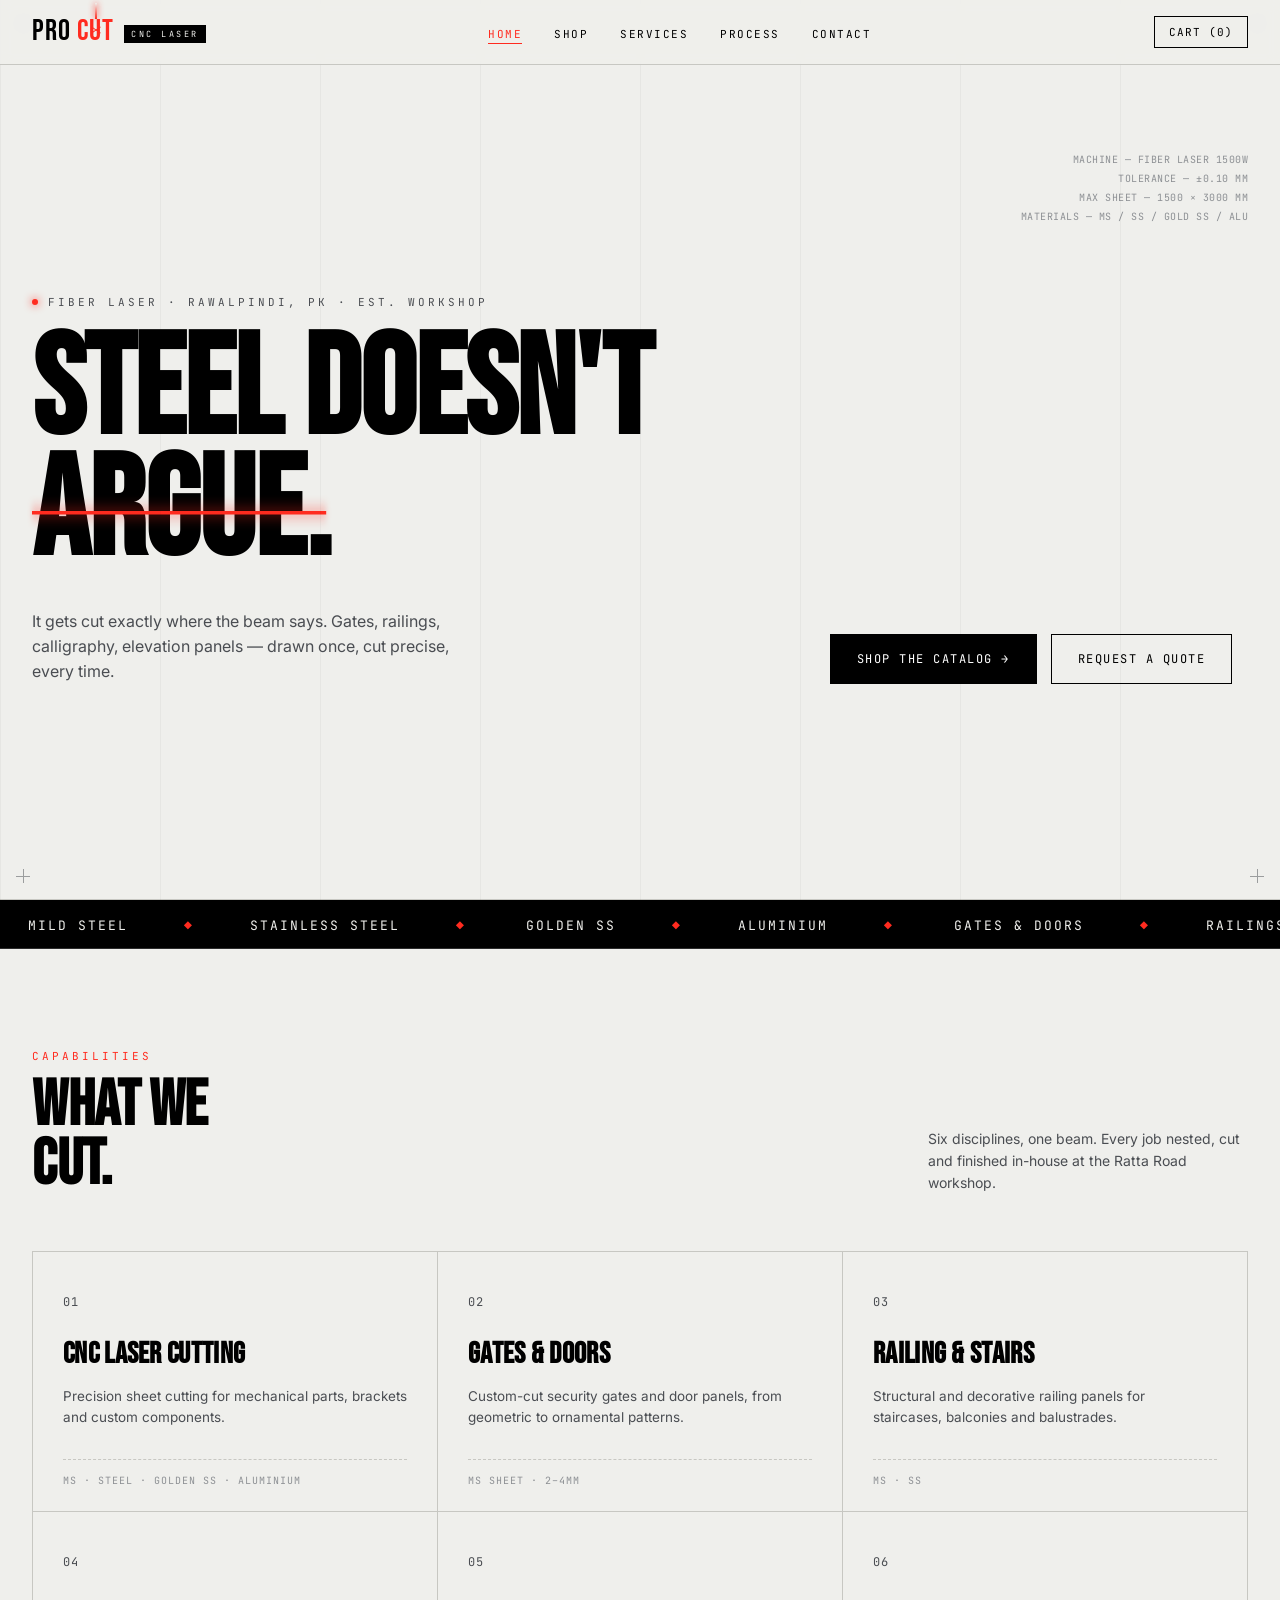
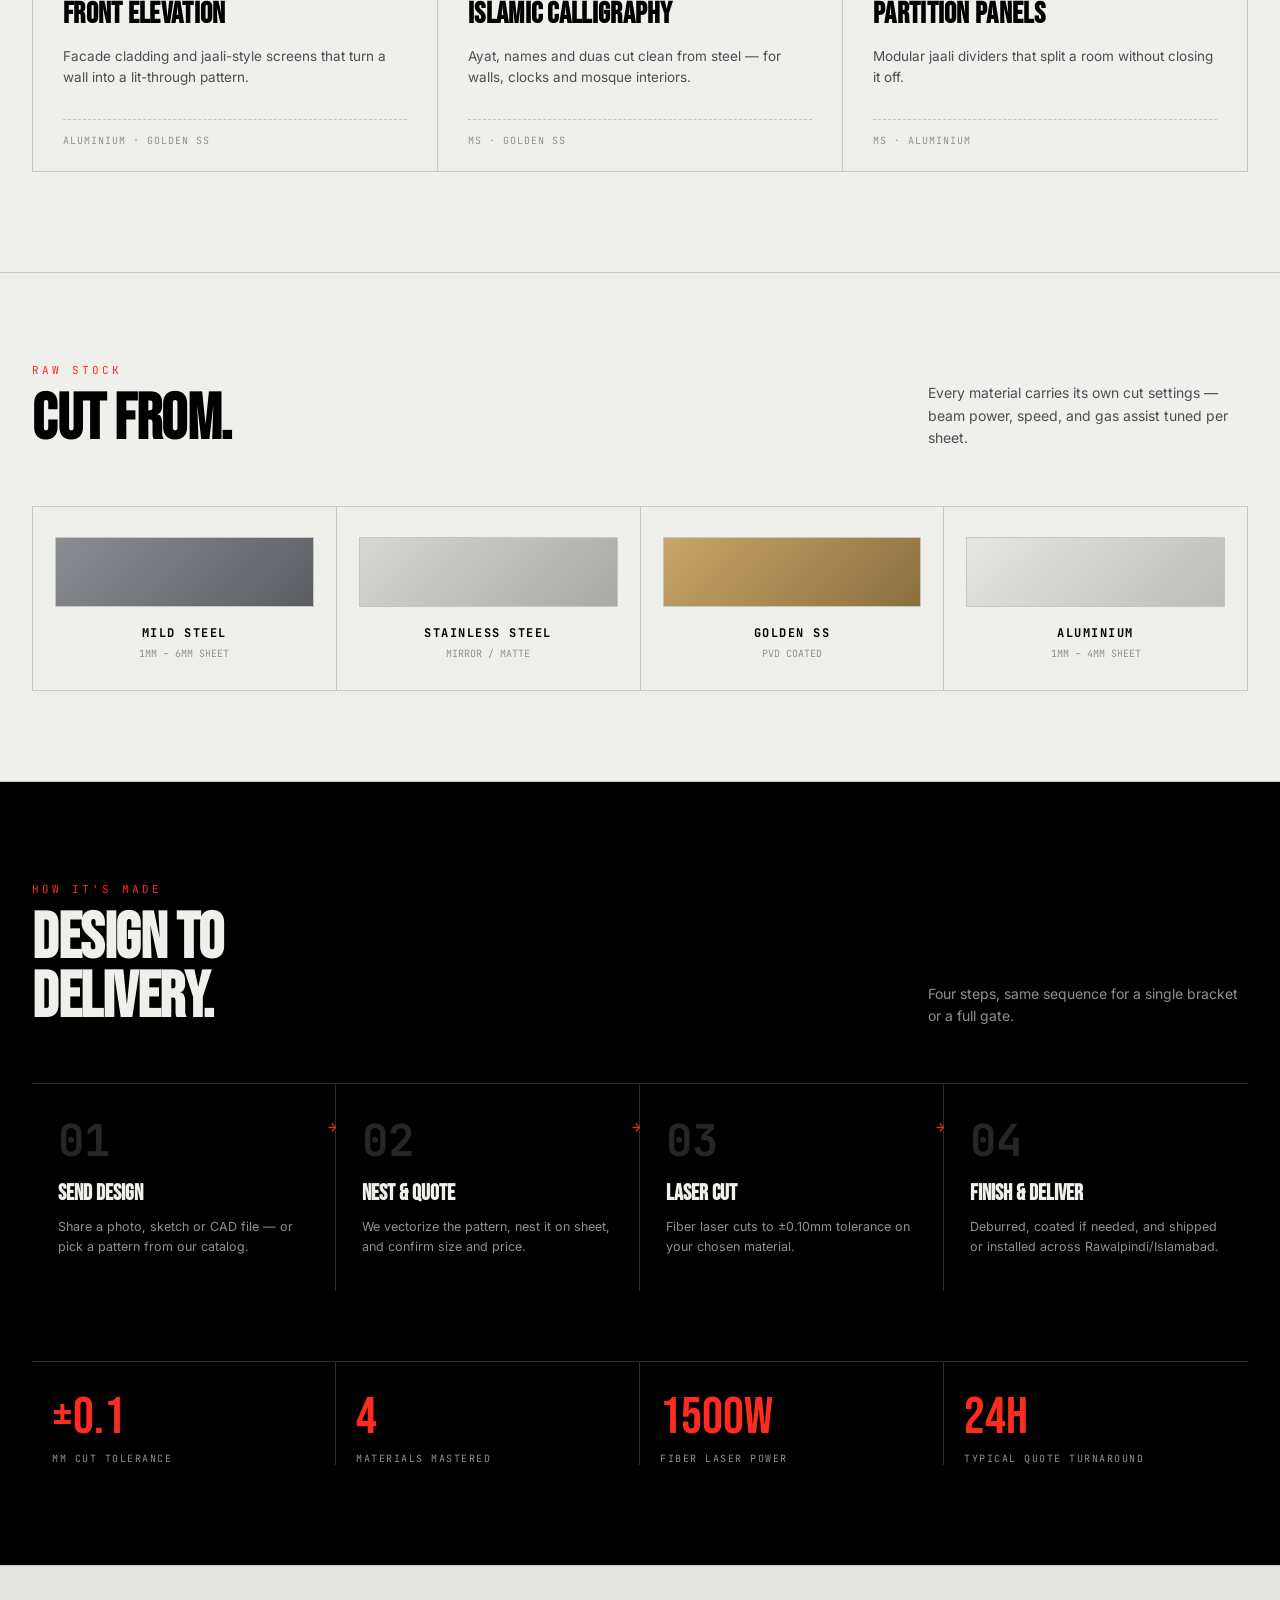
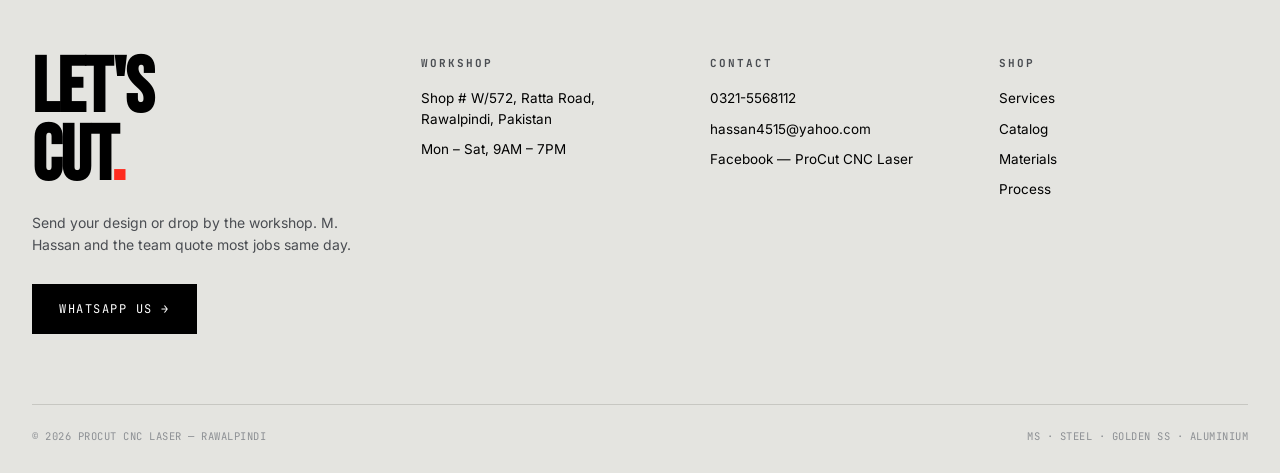
<file: design-reference/index.html>
<!DOCTYPE html>
<html lang="en">
<head>
<meta charset="UTF-8">
<meta name="viewport" content="width=device-width, initial-scale=1.0">
<title>PROCUT — CNC Laser Cutting</title>
<link rel="preconnect" href="https://fonts.googleapis.com">
<link href="https://fonts.googleapis.com/css2?family=Bebas+Neue&family=JetBrains+Mono:wght@400;500;600;700&family=Inter:wght@400;500;600&display=swap" rel="stylesheet">
<link rel="stylesheet" href="procut-styles.css">
<style>
  .hero{min-height:100vh;display:flex;flex-direction:column;justify-content:center;padding:140px 32px 60px;position:relative;border-bottom:1px solid var(--line);}
  .hero-eyebrow{font-family:var(--mono);font-size:11px;letter-spacing:3px;color:var(--steel);display:flex;align-items:center;gap:10px;margin-bottom:22px;}
  .hero-eyebrow .dot{width:6px;height:6px;background:var(--laser);border-radius:50%;box-shadow:0 0 8px var(--laser);animation:pulse 1.6s infinite;}
  @keyframes pulse{0%,100%{opacity:1;}50%{opacity:.25;}}
  .hero h1{font-family:var(--display);font-size:clamp(58px,11vw,168px);line-height:.86;letter-spacing:-1px;text-transform:uppercase;max-width:1200px;}
  .hero h1 .cutline{position:relative;display:inline-block;}
  .hero h1 .cutline svg{position:absolute;left:0;top:-6%;width:100%;height:112%;overflow:visible;}
  .hero h1 .cutline path{fill:none;stroke:var(--laser);stroke-width:3;stroke-dasharray:1400;stroke-dashoffset:1400;animation:draw 2.4s ease forwards .4s;filter:drop-shadow(0 0 6px var(--laser));}
  @keyframes draw{to{stroke-dashoffset:0;}}
  .hero-sub{display:flex;justify-content:space-between;align-items:flex-end;margin-top:36px;flex-wrap:wrap;gap:24px;max-width:1200px;}
  .hero-sub p{font-size:16px;max-width:420px;color:var(--steel);line-height:1.55;}
  .hero-ctas{display:flex;gap:14px;flex-wrap:wrap;}
  .hero-spec{position:absolute;right:32px;top:150px;font-family:var(--mono);font-size:10px;color:var(--steel-light);text-align:right;line-height:1.9;letter-spacing:.5px;display:none;}
  @media(min-width:1000px){.hero-spec{display:block;}}

  .services-grid{display:grid;grid-template-columns:repeat(3,1fr);border-top:1px solid var(--line);border-left:1px solid var(--line);max-width:1400px;margin:0 auto;}
  .service-card{border-right:1px solid var(--line);border-bottom:1px solid var(--line);padding:38px 30px;min-height:260px;position:relative;transition:background .2s;}
  .service-card:hover{background:var(--black);color:var(--paper);}
  .service-card:hover .service-num{color:var(--laser);}
  .service-card:hover .service-mat{color:var(--steel-light);}
  .service-num{font-family:var(--mono);font-size:12px;color:var(--steel);letter-spacing:1px;}
  .service-card h3{font-family:var(--display);font-size:30px;text-transform:uppercase;margin:26px 0 14px;letter-spacing:.3px;}
  .service-card p{font-size:13.5px;line-height:1.6;color:var(--steel);}
  .service-card:hover p{color:#b8b8b3;}
  .service-mat{position:absolute;bottom:24px;left:30px;right:30px;font-family:var(--mono);font-size:10px;color:var(--steel-light);letter-spacing:1px;padding-top:14px;border-top:1px dashed var(--line);}
  .service-card:hover .service-mat{border-color:#333;}

  .materials{padding:90px 32px;border-bottom:1px solid var(--line);}
  .mat-grid{display:grid;grid-template-columns:repeat(4,1fr);gap:1px;background:var(--line);border:1px solid var(--line);max-width:1400px;margin:0 auto;}
  .mat-card{background:var(--paper);padding:30px 22px;text-align:center;}
  .mat-card .swatch{width:100%;height:70px;margin-bottom:18px;border:1px solid var(--line);}
  .mat-card h4{font-family:var(--mono);font-size:12px;letter-spacing:1.5px;text-transform:uppercase;margin-bottom:6px;}
  .mat-card p{font-family:var(--mono);font-size:10px;color:var(--steel-light);}

  .process{background:var(--black);color:var(--paper);}
  .process .section-tag{color:var(--laser);}
  .process .section-head p{color:var(--steel-light);}
  .process-row{display:grid;grid-template-columns:repeat(4,1fr);border-top:1px solid var(--line-dark);max-width:1400px;margin:0 auto;}
  .process-step{padding:34px 26px;border-right:1px solid var(--line-dark);position:relative;}
  .process-step:last-child{border-right:none;}
  .process-step .pnum{font-family:var(--mono);font-size:44px;color:#262626;font-weight:700;line-height:1;}
  .process-step h4{font-family:var(--display);font-size:22px;text-transform:uppercase;margin:18px 0 10px;}
  .process-step p{font-size:12.5px;color:var(--steel-light);line-height:1.6;}
  .process-arrow{position:absolute;top:34px;right:-1px;font-family:var(--mono);color:var(--laser);font-size:14px;}
  .process-step:last-child .process-arrow{display:none;}
  .stats{display:grid;grid-template-columns:repeat(4,1fr);max-width:1400px;margin:70px auto 0;border-top:1px solid var(--line-dark);}
  .stat{padding:30px 20px 0;border-right:1px solid var(--line-dark);}
  .stat:last-child{border-right:none;}
  .stat .num{font-family:var(--display);font-size:52px;color:var(--laser);line-height:1;}
  .stat .lbl{font-family:var(--mono);font-size:10px;letter-spacing:1.5px;color:var(--steel-light);text-transform:uppercase;margin-top:8px;}

  @media(max-width:900px){.services-grid,.process-row,.stats,.mat-grid{grid-template-columns:1fr;}}
</style>
</head>
<body>

<div class="grid-overlay"></div>

<header>
  <a href="index.html" class="logo-mark">
    <span class="logo-word"><span class="pro">PRO</span><span class="cutwrap">CUT<span class="spark-beam"></span><span class="spark-burst"></span></span></span>
    <span class="logo-tagline">CNC&nbsp;LASER</span>
  </a>
  <nav>
    <ul>
      <li><a href="index.html" class="active">Home</a></li>
      <li><a href="shop.html">Shop</a></li>
      <li><a href="services.html">Services</a></li>
      <li><a href="index.html#process">Process</a></li>
      <li><a href="contact.html">Contact</a></li>
    </ul>
  </nav>
  <div class="nav-right">
    <a href="cart.html" class="cart-btn">CART <span>(0)</span></a>
  </div>
</header>

<section class="hero">
  <div class="crosshair tl"></div><div class="crosshair tr"></div>
  <div class="crosshair bl"></div><div class="crosshair br"></div>
  <div class="hero-eyebrow"><span class="dot"></span>FIBER LASER · RAWALPINDI, PK · EST. WORKSHOP</div>
  <h1>STEEL DOESN'T<br>
    <span class="cutline">ARGUE.
      <svg viewBox="0 0 620 120" preserveAspectRatio="none"><path d="M0,60 L610,60"/></svg>
    </span>
  </h1>
  <div class="hero-sub">
    <p>It gets cut exactly where the beam says. Gates, railings, calligraphy, elevation panels — drawn once, cut precise, every time.</p>
    <div class="hero-ctas">
      <a href="shop.html" class="btn solid">SHOP THE CATALOG →</a>
      <a href="index.html#contact" class="btn ghost">REQUEST A QUOTE</a>
    </div>
  </div>
  <div class="hero-spec">MACHINE — FIBER LASER 1500W<br>TOLERANCE — ±0.10 MM<br>MAX SHEET — 1500 × 3000 MM<br>MATERIALS — MS / SS / GOLD SS / ALU</div>
</section>

<div class="marquee">
  <div class="marquee-track">
    <span>MILD STEEL</span><span class="accent">◆</span><span>STAINLESS STEEL</span><span class="accent">◆</span>
    <span>GOLDEN SS</span><span class="accent">◆</span><span>ALUMINIUM</span><span class="accent">◆</span>
    <span>GATES &amp; DOORS</span><span class="accent">◆</span><span>RAILINGS</span><span class="accent">◆</span>
    <span>ISLAMIC CALLIGRAPHY</span><span class="accent">◆</span><span>PARTITION PANELS</span><span class="accent">◆</span>
    <span>MILD STEEL</span><span class="accent">◆</span><span>STAINLESS STEEL</span><span class="accent">◆</span>
    <span>GOLDEN SS</span><span class="accent">◆</span><span>ALUMINIUM</span><span class="accent">◆</span>
    <span>GATES &amp; DOORS</span><span class="accent">◆</span><span>RAILINGS</span><span class="accent">◆</span>
    <span>ISLAMIC CALLIGRAPHY</span><span class="accent">◆</span><span>PARTITION PANELS</span><span class="accent">◆</span>
  </div>
</div>

<section class="section" id="services">
  <div class="section-head">
    <div><span class="section-tag">Capabilities</span><h2>What We<br>Cut.</h2></div>
    <p>Six disciplines, one beam. Every job nested, cut and finished in-house at the Ratta Road workshop.</p>
  </div>
  <div class="services-grid">
    <div class="service-card"><span class="service-num">01</span><h3>CNC Laser Cutting</h3><p>Precision sheet cutting for mechanical parts, brackets and custom components.</p><div class="service-mat">MS · STEEL · GOLDEN SS · ALUMINIUM</div></div>
    <div class="service-card"><span class="service-num">02</span><h3>Gates &amp; Doors</h3><p>Custom-cut security gates and door panels, from geometric to ornamental patterns.</p><div class="service-mat">MS SHEET · 2–4MM</div></div>
    <div class="service-card"><span class="service-num">03</span><h3>Railing &amp; Stairs</h3><p>Structural and decorative railing panels for staircases, balconies and balustrades.</p><div class="service-mat">MS · SS</div></div>
    <div class="service-card"><span class="service-num">04</span><h3>Front Elevation</h3><p>Facade cladding and jaali-style screens that turn a wall into a lit-through pattern.</p><div class="service-mat">ALUMINIUM · GOLDEN SS</div></div>
    <div class="service-card"><span class="service-num">05</span><h3>Islamic Calligraphy</h3><p>Ayat, names and duas cut clean from steel — for walls, clocks and mosque interiors.</p><div class="service-mat">MS · GOLDEN SS</div></div>
    <div class="service-card"><span class="service-num">06</span><h3>Partition Panels</h3><p>Modular jaali dividers that split a room without closing it off.</p><div class="service-mat">MS · ALUMINIUM</div></div>
  </div>
</section>

<section class="materials" id="materials">
  <div class="section-head">
    <div><span class="section-tag">Raw Stock</span><h2>Cut From.</h2></div>
    <p>Every material carries its own cut settings — beam power, speed, and gas assist tuned per sheet.</p>
  </div>
  <div class="mat-grid">
    <div class="mat-card"><div class="swatch" style="background:linear-gradient(135deg,#8a8d92,#5a5d61);"></div><h4>Mild Steel</h4><p>1MM – 6MM SHEET</p></div>
    <div class="mat-card"><div class="swatch" style="background:linear-gradient(135deg,#d7d7d4,#a8a8a4);"></div><h4>Stainless Steel</h4><p>MIRROR / MATTE</p></div>
    <div class="mat-card"><div class="swatch" style="background:linear-gradient(135deg,#c9a668,#8a6f3f);"></div><h4>Golden SS</h4><p>PVD COATED</p></div>
    <div class="mat-card"><div class="swatch" style="background:linear-gradient(135deg,#e6e6e3,#bcbcb8);"></div><h4>Aluminium</h4><p>1MM – 4MM SHEET</p></div>
  </div>
</section>

<section class="section process" id="process">
  <div class="section-head">
    <div><span class="section-tag">How It's Made</span><h2>Design To<br>Delivery.</h2></div>
    <p>Four steps, same sequence for a single bracket or a full gate.</p>
  </div>
  <div class="process-row">
    <div class="process-step"><span class="pnum">01</span><h4>Send Design</h4><p>Share a photo, sketch or CAD file — or pick a pattern from our catalog.</p><span class="process-arrow">→</span></div>
    <div class="process-step"><span class="pnum">02</span><h4>Nest &amp; Quote</h4><p>We vectorize the pattern, nest it on sheet, and confirm size and price.</p><span class="process-arrow">→</span></div>
    <div class="process-step"><span class="pnum">03</span><h4>Laser Cut</h4><p>Fiber laser cuts to ±0.10mm tolerance on your chosen material.</p><span class="process-arrow">→</span></div>
    <div class="process-step"><span class="pnum">04</span><h4>Finish &amp; Deliver</h4><p>Deburred, coated if needed, and shipped or installed across Rawalpindi/Islamabad.</p></div>
  </div>
  <div class="stats">
    <div class="stat"><div class="num">±0.1</div><div class="lbl">MM Cut Tolerance</div></div>
    <div class="stat"><div class="num">4</div><div class="lbl">Materials Mastered</div></div>
    <div class="stat"><div class="num">1500W</div><div class="lbl">Fiber Laser Power</div></div>
    <div class="stat"><div class="num">24H</div><div class="lbl">Typical Quote Turnaround</div></div>
  </div>
</section>

<footer id="contact">
  <div class="footer-grid">
    <div>
      <h2>LET'S<br>CUT<span>.</span></h2>
      <p class="lede">Send your design or drop by the workshop. M. Hassan and the team quote most jobs same day.</p>
      <div class="hero-ctas" style="margin-top:28px;"><a href="https://wa.me/923215568112" class="btn solid">WHATSAPP US →</a></div>
    </div>
    <div class="fcol"><h5>Workshop</h5><p>Shop # W/572, Ratta Road,<br>Rawalpindi, Pakistan</p><p>Mon – Sat, 9AM – 7PM</p></div>
    <div class="fcol"><h5>Contact</h5><a href="tel:03215568112">0321-5568112</a><a href="mailto:hassan4515@yahoo.com">hassan4515@yahoo.com</a><a href="#">Facebook — ProCut CNC Laser</a></div>
    <div class="fcol"><h5>Shop</h5><a href="services.html">Services</a><a href="shop.html">Catalog</a><a href="index.html#materials">Materials</a><a href="index.html#process">Process</a></div>
  </div>
  <div class="footer-bottom"><span>© 2026 PROCUT CNC LASER — RAWALPINDI</span><span>MS · STEEL · GOLDEN SS · ALUMINIUM</span></div>
</footer>

</body>
</html>
</file>
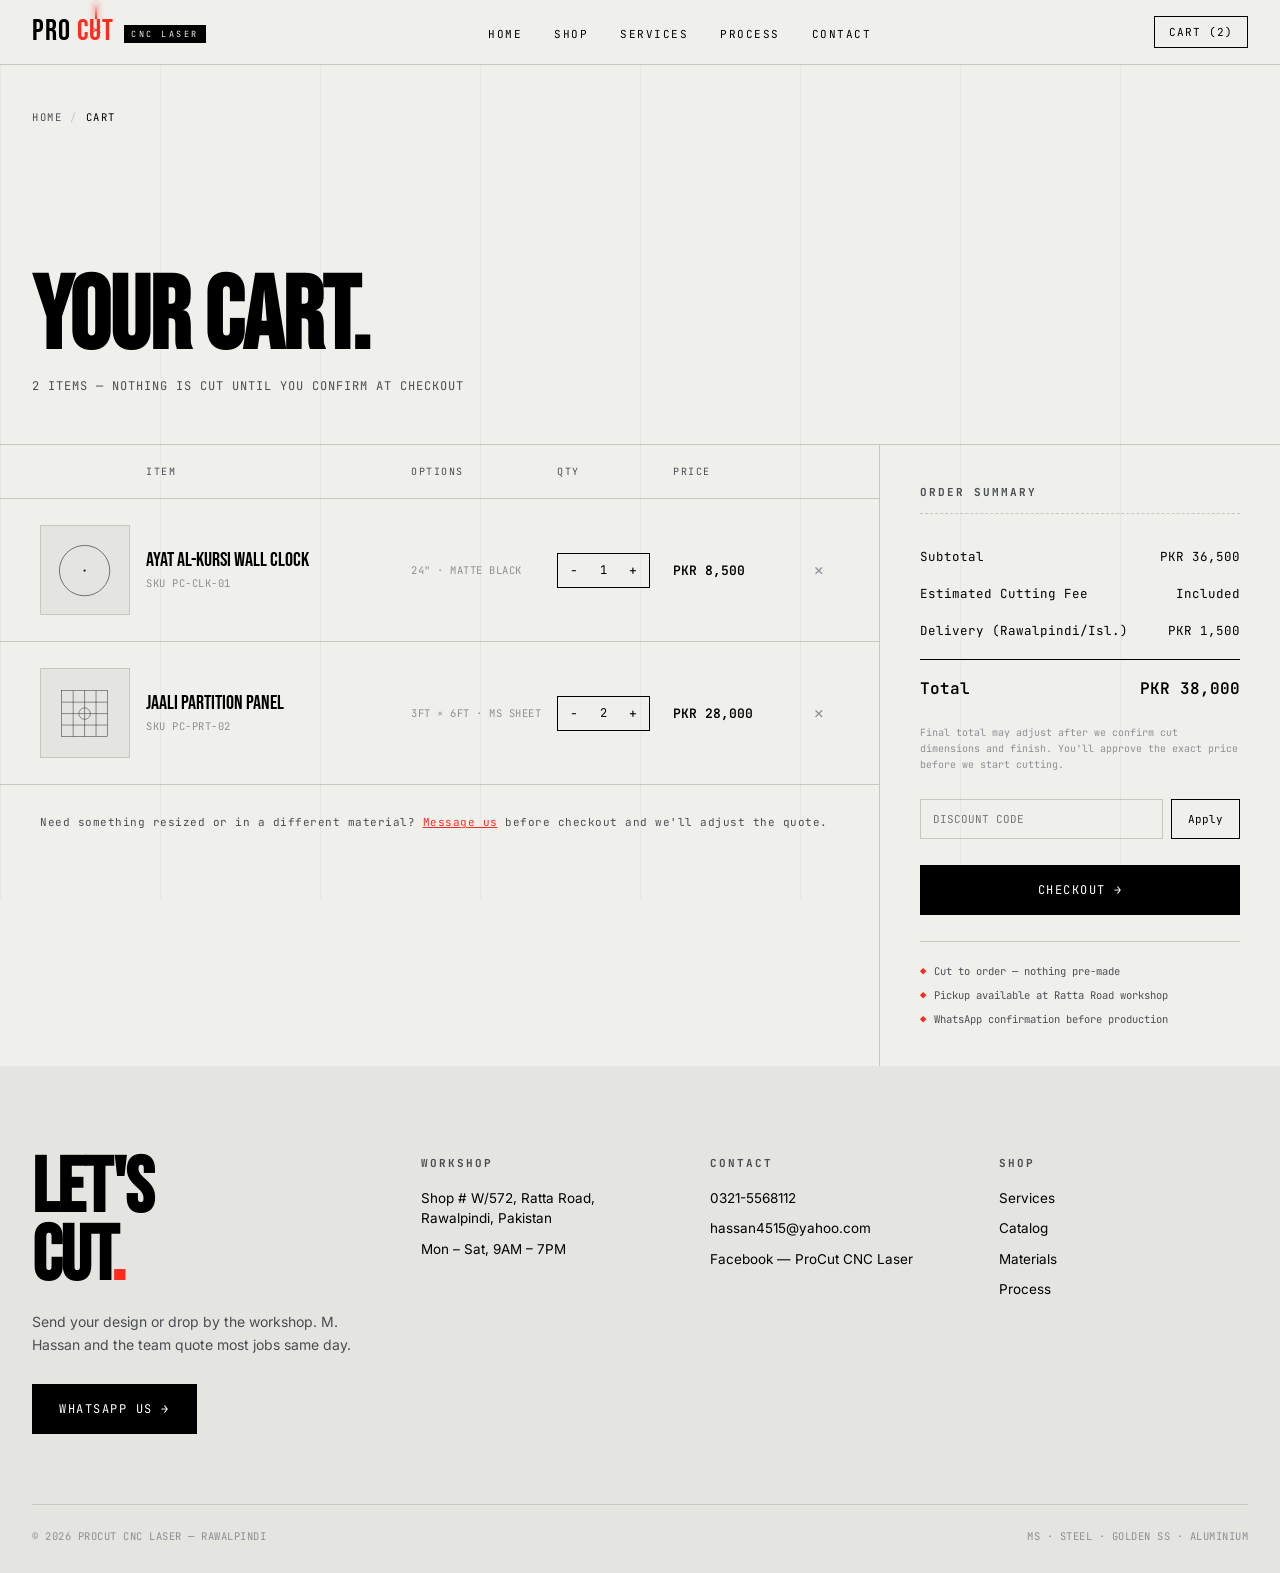
<file: design-reference/cart.html>
<!DOCTYPE html>
<html lang="en">
<head>
<meta charset="UTF-8">
<meta name="viewport" content="width=device-width, initial-scale=1.0">
<title>Cart — PROCUT CNC Laser</title>
<link rel="preconnect" href="https://fonts.googleapis.com">
<link href="https://fonts.googleapis.com/css2?family=Bebas+Neue&family=JetBrains+Mono:wght@400;500;600;700&family=Inter:wght@400;500;600&display=swap" rel="stylesheet">
<link rel="stylesheet" href="procut-styles.css">
<style>
  .cart-head{padding:150px 32px 50px;border-bottom:1px solid var(--line);}
  .cart-head h1{font-family:var(--display);font-size:clamp(48px,8vw,110px);text-transform:uppercase;line-height:.88;letter-spacing:-1px;max-width:1400px;margin:0 auto;}
  .cart-head .count{font-family:var(--mono);font-size:12px;color:var(--steel);letter-spacing:1px;max-width:1400px;margin:14px auto 0;}

  .cart-body{display:grid;grid-template-columns:1fr 400px;max-width:1400px;margin:0 auto;min-height:60vh;}
  .cart-items{border-right:1px solid var(--line);}
  .cart-table-head{
    display:grid;grid-template-columns:90px 1fr 130px 100px 110px 40px;gap:16px;
    padding:20px 40px;font-family:var(--mono);font-size:10px;letter-spacing:1.5px;text-transform:uppercase;
    color:var(--steel);border-bottom:1px solid var(--line);
  }
  .cart-row{
    display:grid;grid-template-columns:90px 1fr 130px 100px 110px 40px;gap:16px;align-items:center;
    padding:26px 40px;border-bottom:1px solid var(--line);
  }
  .cart-thumb{width:90px;height:90px;background:var(--paper2);border:1px solid var(--line);display:flex;align-items:center;justify-content:center;}
  .cart-thumb svg{width:65%;height:65%;}
  .cart-item-name{font-family:var(--display);font-size:20px;text-transform:uppercase;line-height:1;margin-bottom:6px;}
  .cart-item-meta{font-family:var(--mono);font-size:10.5px;color:var(--steel-light);letter-spacing:.5px;}
  .cart-qty{display:flex;align-items:center;border:1px solid var(--black);width:fit-content;}
  .cart-qty button{font-family:var(--mono);font-size:13px;background:none;border:none;padding:8px 12px;cursor:pointer;}
  .cart-qty button:hover{background:var(--black);color:var(--white);}
  .cart-qty span{font-family:var(--mono);font-size:12px;padding:0 10px;}
  .cart-price{font-family:var(--mono);font-size:13px;font-weight:600;}
  .cart-remove{font-family:var(--mono);font-size:16px;background:none;border:none;cursor:pointer;color:var(--steel-light);}
  .cart-remove:hover{color:var(--laser);}

  .cart-empty-note{padding:30px 40px;font-family:var(--mono);font-size:11px;color:var(--steel);letter-spacing:.5px;}

  .cart-summary{padding:40px;position:sticky;top:80px;align-self:start;}
  .cart-summary h4{font-family:var(--mono);font-size:11px;letter-spacing:2px;text-transform:uppercase;color:var(--steel);margin-bottom:24px;padding-bottom:14px;border-bottom:1px dashed var(--line);}
  .sum-row{display:flex;justify-content:space-between;font-family:var(--mono);font-size:12.5px;padding:10px 0;}
  .sum-row.total{border-top:1px solid var(--black);margin-top:10px;padding-top:18px;font-size:16px;font-weight:600;}
  .sum-note{font-family:var(--mono);font-size:10px;color:var(--steel-light);line-height:1.6;margin:16px 0 26px;}
  .promo{display:flex;gap:8px;margin-bottom:26px;}
  .promo input{flex:1;font-family:var(--mono);font-size:11px;border:1px solid var(--line);padding:12px;background:none;text-transform:uppercase;}
  .promo input:focus{outline:none;border-color:var(--black);}
  .promo button{font-family:var(--mono);font-size:11px;border:1px solid var(--black);background:none;padding:0 16px;cursor:pointer;}
  .promo button:hover{background:var(--black);color:var(--white);}

  .cart-benefits{display:flex;flex-direction:column;gap:10px;margin-top:26px;padding-top:22px;border-top:1px solid var(--line);}
  .cart-benefits span{font-family:var(--mono);font-size:10.5px;color:var(--steel);display:flex;gap:8px;align-items:center;}
  .cart-benefits .dot{color:var(--laser);}

  @media(max-width:900px){
    .cart-body{grid-template-columns:1fr;}
    .cart-items{border-right:none;border-bottom:1px solid var(--line);}
    .cart-table-head{display:none;}
    .cart-row{grid-template-columns:70px 1fr;grid-template-areas:"thumb name" "thumb meta" "thumb qty";row-gap:6px;}
    .cart-price,.cart-remove{display:none;}
  }
</style>
</head>
<body>

<div class="grid-overlay"></div>

<header>
  <a href="index.html" class="logo-mark">
    <span class="logo-word"><span class="pro">PRO</span><span class="cutwrap">CUT<span class="spark-beam"></span><span class="spark-burst"></span></span></span>
    <span class="logo-tagline">CNC&nbsp;LASER</span>
  </a>
  <nav>
    <ul>
      <li><a href="index.html">Home</a></li>
      <li><a href="shop.html">Shop</a></li>
      <li><a href="services.html">Services</a></li>
      <li><a href="index.html#process">Process</a></li>
      <li><a href="contact.html">Contact</a></li>
    </ul>
  </nav>
  <div class="nav-right"><a href="cart.html" class="cart-btn">CART <span>(2)</span></a></div>
</header>

<div class="breadcrumb"><a href="index.html">Home</a><span class="sep">/</span><span class="current">Cart</span></div>

<div class="cart-head">
  <h1>Your Cart.</h1>
  <p class="count">2 ITEMS — NOTHING IS CUT UNTIL YOU CONFIRM AT CHECKOUT</p>
</div>

<div class="cart-body">
  <div class="cart-items">
    <div class="cart-table-head">
      <span></span><span>Item</span><span>Options</span><span>Qty</span><span>Price</span><span></span>
    </div>

    <div class="cart-row">
      <div class="cart-thumb"><svg viewBox="0 0 200 200"><circle cx="100" cy="100" r="88" fill="none" stroke="#1a1a1a" stroke-width="2"/><circle cx="100" cy="100" r="4" fill="#1a1a1a"/></svg></div>
      <div>
        <div class="cart-item-name">Ayat al-Kursi Wall Clock</div>
        <div class="cart-item-meta">SKU PC-CLK-01</div>
      </div>
      <div class="cart-item-meta">24" · MATTE BLACK</div>
      <div class="cart-qty"><button>−</button><span>1</span><button>+</button></div>
      <div class="cart-price">PKR 8,500</div>
      <button class="cart-remove">✕</button>
    </div>

    <div class="cart-row">
      <div class="cart-thumb"><svg viewBox="0 0 200 200"><g stroke="#1a1a1a" stroke-width="1.6" fill="none"><rect x="20" y="20" width="160" height="160"/><path d="M20 60h160M20 100h160M20 140h160M60 20v160M100 20v160M140 20v160"/><circle cx="100" cy="100" r="20"/></g></svg></div>
      <div>
        <div class="cart-item-name">Jaali Partition Panel</div>
        <div class="cart-item-meta">SKU PC-PRT-02</div>
      </div>
      <div class="cart-item-meta">3FT × 6FT · MS SHEET</div>
      <div class="cart-qty"><button>−</button><span>2</span><button>+</button></div>
      <div class="cart-price">PKR 28,000</div>
      <button class="cart-remove">✕</button>
    </div>

    <p class="cart-empty-note">Need something resized or in a different material? <a href="index.html#contact" style="color:var(--laser);">Message us</a> before checkout and we'll adjust the quote.</p>
  </div>

  <div class="cart-summary">
    <h4>Order Summary</h4>
    <div class="sum-row"><span>Subtotal</span><span>PKR 36,500</span></div>
    <div class="sum-row"><span>Estimated Cutting Fee</span><span>Included</span></div>
    <div class="sum-row"><span>Delivery (Rawalpindi/Isl.)</span><span>PKR 1,500</span></div>
    <div class="sum-row total"><span>Total</span><span>PKR 38,000</span></div>
    <p class="sum-note">Final total may adjust after we confirm cut dimensions and finish. You'll approve the exact price before we start cutting.</p>

    <div class="promo">
      <input type="text" placeholder="Discount code">
      <button>Apply</button>
    </div>

    <button class="btn solid full">CHECKOUT →</button>

    <div class="cart-benefits">
      <span><span class="dot">◆</span> Cut to order — nothing pre-made</span>
      <span><span class="dot">◆</span> Pickup available at Ratta Road workshop</span>
      <span><span class="dot">◆</span> WhatsApp confirmation before production</span>
    </div>
  </div>
</div>

<footer id="contact">
  <div class="footer-grid">
    <div>
      <h2>LET'S<br>CUT<span>.</span></h2>
      <p class="lede">Send your design or drop by the workshop. M. Hassan and the team quote most jobs same day.</p>
      <div class="hero-ctas" style="margin-top:28px;"><a href="https://wa.me/923215568112" class="btn solid">WHATSAPP US →</a></div>
    </div>
    <div class="fcol"><h5>Workshop</h5><p>Shop # W/572, Ratta Road,<br>Rawalpindi, Pakistan</p><p>Mon – Sat, 9AM – 7PM</p></div>
    <div class="fcol"><h5>Contact</h5><a href="tel:03215568112">0321-5568112</a><a href="mailto:hassan4515@yahoo.com">hassan4515@yahoo.com</a><a href="#">Facebook — ProCut CNC Laser</a></div>
    <div class="fcol"><h5>Shop</h5><a href="services.html">Services</a><a href="shop.html">Catalog</a><a href="index.html#materials">Materials</a><a href="index.html#process">Process</a></div>
  </div>
  <div class="footer-bottom"><span>© 2026 PROCUT CNC LASER — RAWALPINDI</span><span>MS · STEEL · GOLDEN SS · ALUMINIUM</span></div>
</footer>

<script>
  document.querySelectorAll('.cart-qty').forEach(box=>{
    const span=box.querySelector('span');
    let n=parseInt(span.textContent);
    box.querySelectorAll('button')[0].addEventListener('click',()=>{if(n>1){n--;span.textContent=n;}});
    box.querySelectorAll('button')[1].addEventListener('click',()=>{n++;span.textContent=n;});
  });
</script>

</body>
</html>
</file>
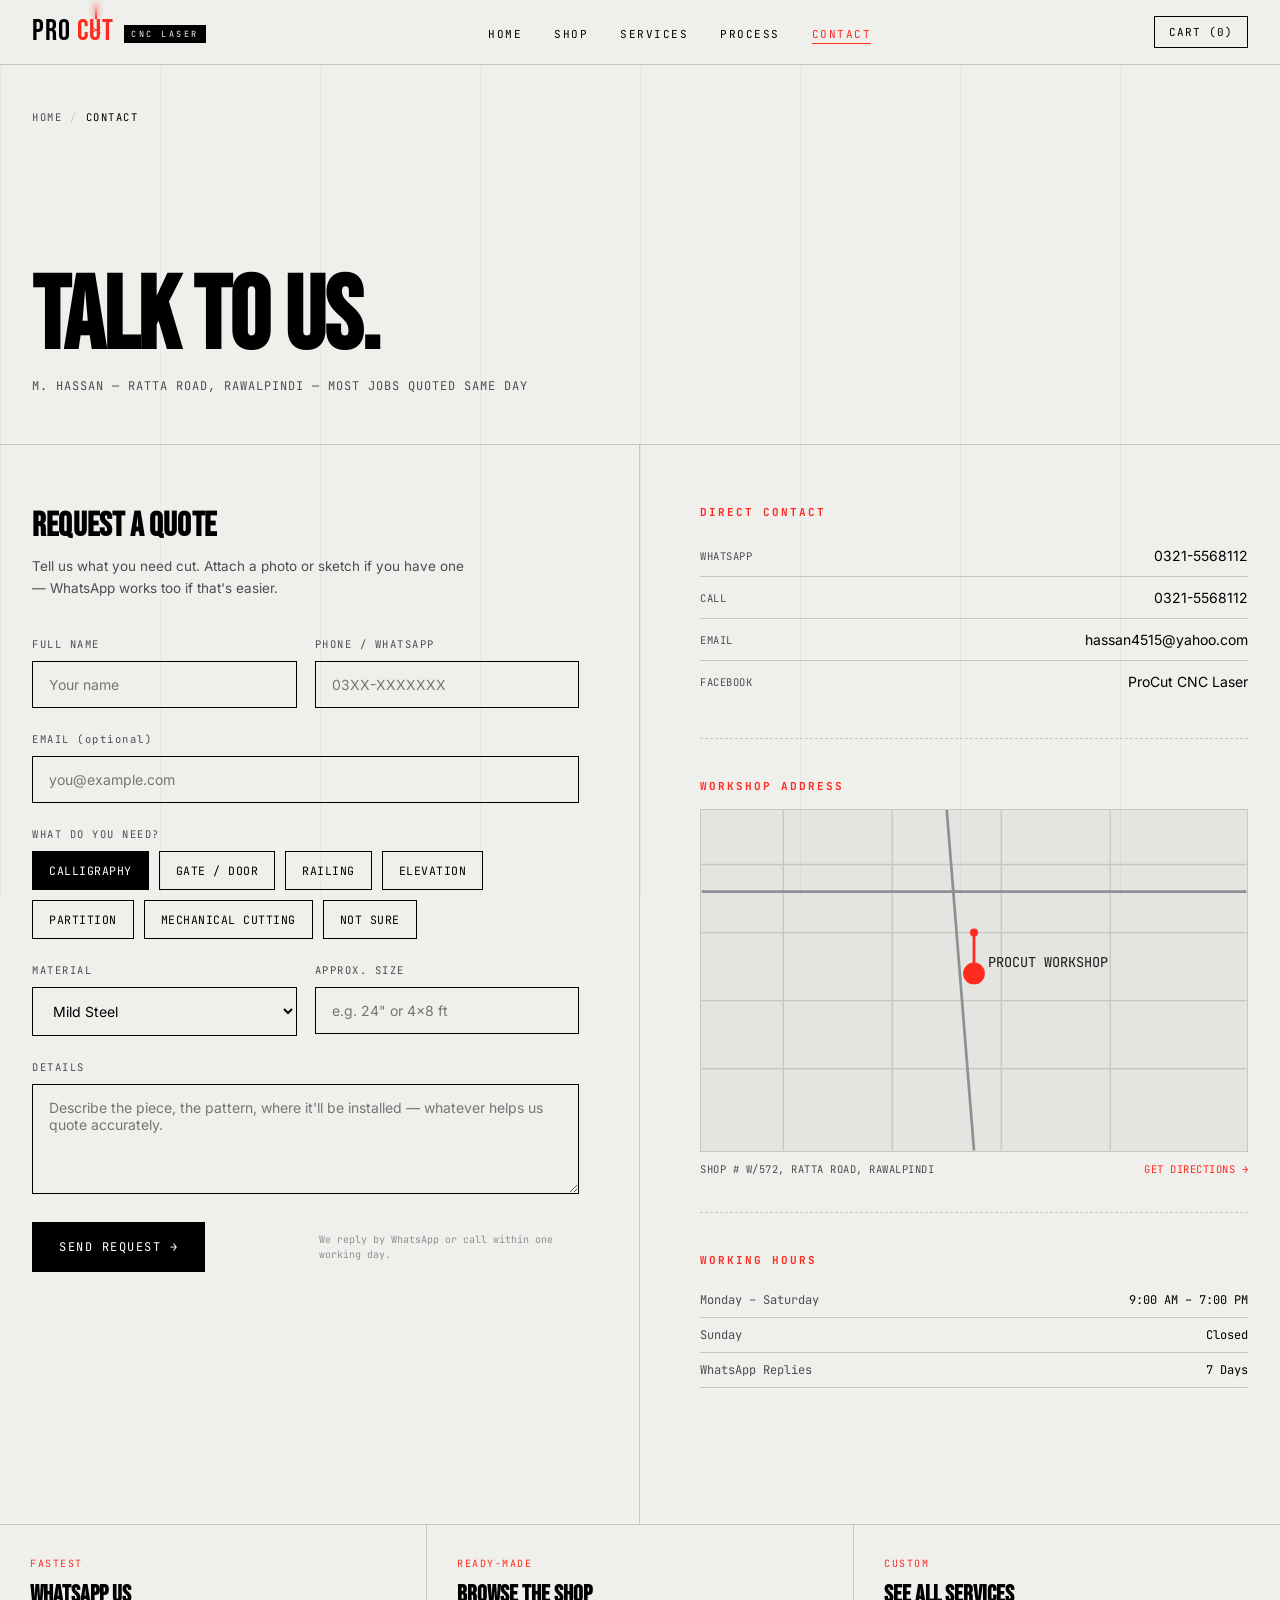
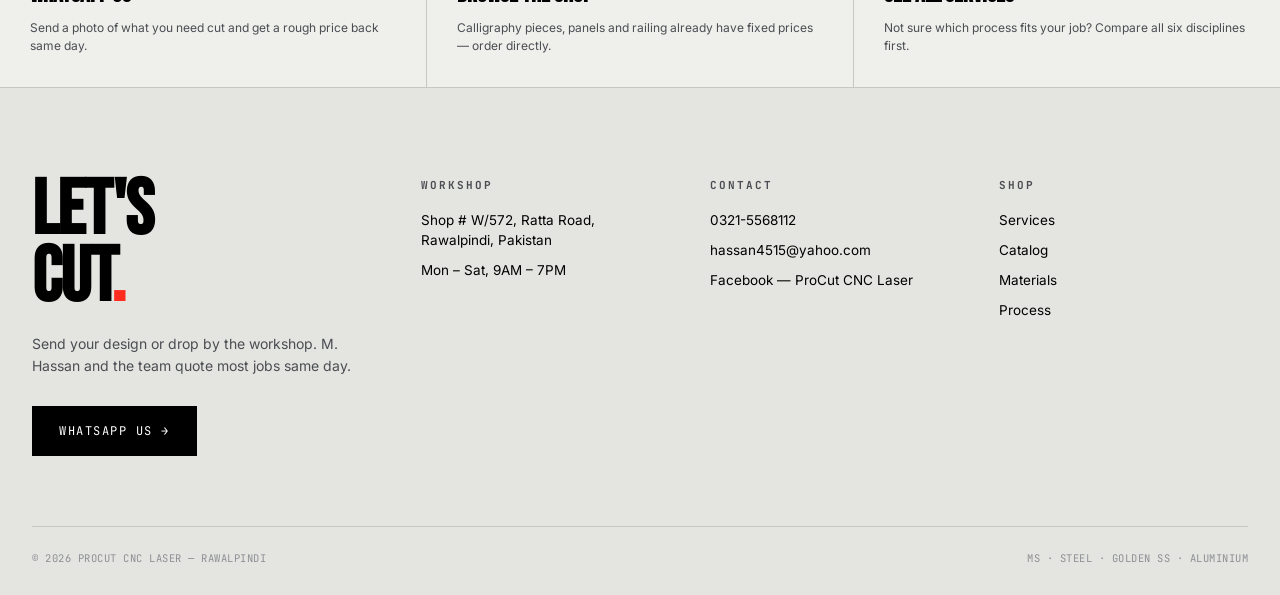
<file: design-reference/contact.html>
<!DOCTYPE html>
<html lang="en">
<head>
<meta charset="UTF-8">
<meta name="viewport" content="width=device-width, initial-scale=1.0">
<title>Contact — PROCUT CNC Laser</title>
<link rel="preconnect" href="https://fonts.googleapis.com">
<link href="https://fonts.googleapis.com/css2?family=Bebas+Neue&family=JetBrains+Mono:wght@400;500;600;700&family=Inter:wght@400;500;600&display=swap" rel="stylesheet">
<link rel="stylesheet" href="procut-styles.css">
<style>
  .ct-head{padding:150px 32px 50px;border-bottom:1px solid var(--line);}
  .ct-head h1{font-family:var(--display);font-size:clamp(48px,8vw,110px);text-transform:uppercase;line-height:.88;letter-spacing:-1px;max-width:1400px;margin:0 auto;}
  .ct-head p{font-family:var(--mono);font-size:12px;color:var(--steel);letter-spacing:1px;max-width:1400px;margin:14px auto 0;text-transform:uppercase;}

  .ct-body{display:grid;grid-template-columns:1fr 1fr;max-width:1400px;margin:0 auto;}
  .ct-form-wrap{border-right:1px solid var(--line);padding:60px 60px 60px 32px;}
  .ct-form-wrap h2{font-family:var(--display);font-size:34px;text-transform:uppercase;margin-bottom:10px;letter-spacing:.2px;}
  .ct-form-wrap .sub{font-size:13.5px;color:var(--steel);margin-bottom:38px;line-height:1.6;max-width:440px;}

  .field{margin-bottom:24px;}
  .field label{font-family:var(--mono);font-size:10.5px;letter-spacing:1.5px;text-transform:uppercase;color:var(--steel);display:block;margin-bottom:10px;}
  .field input,.field select,.field textarea{
    width:100%;font-family:var(--body);font-size:14px;padding:14px 16px;
    border:1px solid var(--black);background:none;color:var(--black);
  }
  .field input:focus,.field select:focus,.field textarea:focus{outline:none;border-color:var(--laser);}
  .field textarea{resize:vertical;min-height:110px;font-family:var(--body);}
  .field-row{display:grid;grid-template-columns:1fr 1fr;gap:18px;}

  .radio-row{display:flex;gap:10px;flex-wrap:wrap;}
  .radio-pill{font-family:var(--mono);font-size:11.5px;letter-spacing:.5px;border:1px solid var(--black);padding:11px 16px;cursor:pointer;text-transform:uppercase;user-select:none;}
  .radio-pill.active{background:var(--black);color:var(--white);}

  .form-foot{display:flex;align-items:center;justify-content:space-between;gap:16px;margin-top:10px;flex-wrap:wrap;}
  .form-foot .note{font-family:var(--mono);font-size:10px;color:var(--steel-light);max-width:260px;line-height:1.5;}

  .ct-info{padding:60px 32px 60px 60px;}
  .info-block{margin-bottom:40px;padding-bottom:36px;border-bottom:1px dashed var(--line);}
  .info-block:last-of-type{border-bottom:none;}
  .info-block h5{font-family:var(--mono);font-size:11px;letter-spacing:2px;text-transform:uppercase;color:var(--laser);margin-bottom:16px;}
  .info-row{display:flex;justify-content:space-between;align-items:flex-start;padding:12px 0;border-bottom:1px solid var(--line);font-size:14px;}
  .info-row:last-child{border-bottom:none;}
  .info-row .k{font-family:var(--mono);font-size:10.5px;color:var(--steel);letter-spacing:.5px;text-transform:uppercase;padding-top:2px;}
  .info-row .v{text-align:right;max-width:260px;}
  .info-row a{text-decoration:none;color:var(--black);}
  .info-row a:hover{color:var(--laser);}

  .map-box{
    aspect-ratio:16/10;border:1px solid var(--line);background:var(--paper2);position:relative;
    display:flex;align-items:center;justify-content:center;overflow:hidden;margin-bottom:10px;
  }
  .map-box svg{width:100%;height:100%;}
  .map-cta{
    display:flex;justify-content:space-between;align-items:center;font-family:var(--mono);font-size:10.5px;
    letter-spacing:.5px;color:var(--steel);
  }
  .map-cta a{color:var(--laser);text-decoration:none;}

  .hours-grid{display:grid;grid-template-columns:1fr 1fr;font-family:var(--mono);font-size:12px;}
  .hours-grid div{padding:9px 0;border-bottom:1px solid var(--line);}
  .hours-grid .day{color:var(--steel);}
  .hours-grid .time{text-align:right;}

  .ct-cta-strip{
    display:flex;flex-wrap:wrap;gap:1px;background:var(--line);border-top:1px solid var(--line);border-bottom:1px solid var(--line);
  }
  .cta-tile{
    flex:1;min-width:220px;background:var(--paper);padding:32px 30px;text-decoration:none;color:inherit;
    display:flex;flex-direction:column;gap:10px;transition:background .2s;
  }
  .cta-tile:hover{background:var(--black);color:var(--paper);}
  .cta-tile .tag{font-family:var(--mono);font-size:10px;letter-spacing:1.5px;color:var(--laser);text-transform:uppercase;}
  .cta-tile h4{font-family:var(--display);font-size:24px;text-transform:uppercase;}
  .cta-tile p{font-size:12px;color:var(--steel);line-height:1.5;}
  .cta-tile:hover p{color:var(--steel-light);}

  @media(max-width:900px){
    .ct-body{grid-template-columns:1fr;}
    .ct-form-wrap{border-right:none;border-bottom:1px solid var(--line);padding:40px 24px;}
    .ct-info{padding:40px 24px;}
    .field-row{grid-template-columns:1fr;}
  }
</style>
</head>
<body>

<div class="grid-overlay"></div>

<header>
  <a href="index.html" class="logo-mark">
    <span class="logo-word"><span class="pro">PRO</span><span class="cutwrap">CUT<span class="spark-beam"></span><span class="spark-burst"></span></span></span>
    <span class="logo-tagline">CNC&nbsp;LASER</span>
  </a>
  <nav>
    <ul>
      <li><a href="index.html">Home</a></li>
      <li><a href="shop.html">Shop</a></li>
      <li><a href="services.html">Services</a></li>
      <li><a href="index.html#process">Process</a></li>
      <li><a href="contact.html" class="active">Contact</a></li>
    </ul>
  </nav>
  <div class="nav-right"><a href="cart.html" class="cart-btn">CART <span>(0)</span></a></div>
</header>

<div class="breadcrumb"><a href="index.html">Home</a><span class="sep">/</span><span class="current">Contact</span></div>

<div class="ct-head">
  <h1>Talk To Us.</h1>
  <p>M. HASSAN — RATTA ROAD, RAWALPINDI — MOST JOBS QUOTED SAME DAY</p>
</div>

<div class="ct-body">
  <div class="ct-form-wrap">
    <h2>Request a Quote</h2>
    <p class="sub">Tell us what you need cut. Attach a photo or sketch if you have one — WhatsApp works too if that's easier.</p>

    <form onsubmit="event.preventDefault(); document.getElementById('formOk').style.display='flex';">
      <div class="field-row">
        <div class="field"><label>Full Name</label><input type="text" placeholder="Your name" required></div>
        <div class="field"><label>Phone / WhatsApp</label><input type="tel" placeholder="03XX-XXXXXXX" required></div>
      </div>

      <div class="field"><label>Email <span style="text-transform:none;">(optional)</span></label><input type="email" placeholder="you@example.com"></div>

      <div class="field">
        <label>What Do You Need?</label>
        <div class="radio-row">
          <span class="radio-pill active">Calligraphy</span>
          <span class="radio-pill">Gate / Door</span>
          <span class="radio-pill">Railing</span>
          <span class="radio-pill">Elevation</span>
          <span class="radio-pill">Partition</span>
          <span class="radio-pill">Mechanical Cutting</span>
          <span class="radio-pill">Not Sure</span>
        </div>
      </div>

      <div class="field-row">
        <div class="field"><label>Material</label>
          <select>
            <option>Mild Steel</option><option>Stainless Steel</option><option>Golden SS</option><option>Aluminium</option><option>Not sure yet</option>
          </select>
        </div>
        <div class="field"><label>Approx. Size</label><input type="text" placeholder='e.g. 24" or 4×8 ft'></div>
      </div>

      <div class="field"><label>Details</label><textarea placeholder="Describe the piece, the pattern, where it'll be installed — whatever helps us quote accurately."></textarea></div>

      <div class="form-foot">
        <button type="submit" class="btn solid">SEND REQUEST →</button>
        <span class="note">We reply by WhatsApp or call within one working day.</span>
      </div>

      <div id="formOk" style="display:none;margin-top:20px;align-items:center;gap:10px;font-family:var(--mono);font-size:12px;color:var(--laser);">
        ● REQUEST NOTED — THIS IS A DESIGN PROTOTYPE, SO NOTHING WAS ACTUALLY SENT.
      </div>
    </form>
  </div>

  <div class="ct-info">

    <div class="info-block">
      <h5>Direct Contact</h5>
      <div class="info-row"><span class="k">WhatsApp</span><span class="v"><a href="https://wa.me/923215568112">0321-5568112</a></span></div>
      <div class="info-row"><span class="k">Call</span><span class="v"><a href="tel:03215568112">0321-5568112</a></span></div>
      <div class="info-row"><span class="k">Email</span><span class="v"><a href="mailto:hassan4515@yahoo.com">hassan4515@yahoo.com</a></span></div>
      <div class="info-row"><span class="k">Facebook</span><span class="v"><a href="#">ProCut CNC Laser</a></span></div>
    </div>

    <div class="info-block">
      <h5>Workshop Address</h5>
      <div class="map-box">
        <svg viewBox="0 0 400 250"><g stroke="#c7c7c2" stroke-width="1"><path d="M0 40h400M0 90h400M0 140h400M0 190h400M60 0v250M140 0v250M220 0v250M300 0v250"/></g><path d="M0 60 L400 60" stroke="#8d9094" stroke-width="2"/><path d="M180 0 L200 250" stroke="#8d9094" stroke-width="2"/><circle cx="200" cy="120" r="8" fill="#ff2b1f"/><path d="M200 120 v-30" stroke="#ff2b1f" stroke-width="2"/><circle cx="200" cy="90" r="3" fill="#ff2b1f"/><text x="210" y="115" font-family="JetBrains Mono" font-size="10" fill="#1a1a1a">PROCUT WORKSHOP</text></svg>
      </div>
      <div class="map-cta"><span>SHOP # W/572, RATTA ROAD, RAWALPINDI</span><a href="#">GET DIRECTIONS →</a></div>
    </div>

    <div class="info-block">
      <h5>Working Hours</h5>
      <div class="hours-grid">
        <div class="day">Monday – Saturday</div><div class="time">9:00 AM – 7:00 PM</div>
        <div class="day">Sunday</div><div class="time">Closed</div>
        <div class="day">WhatsApp Replies</div><div class="time">7 Days</div>
      </div>
    </div>

  </div>
</div>

<div class="ct-cta-strip">
  <a href="https://wa.me/923215568112" class="cta-tile">
    <span class="tag">Fastest</span>
    <h4>WhatsApp Us</h4>
    <p>Send a photo of what you need cut and get a rough price back same day.</p>
  </a>
  <a href="shop.html" class="cta-tile">
    <span class="tag">Ready-Made</span>
    <h4>Browse The Shop</h4>
    <p>Calligraphy pieces, panels and railing already have fixed prices — order directly.</p>
  </a>
  <a href="services.html" class="cta-tile">
    <span class="tag">Custom</span>
    <h4>See All Services</h4>
    <p>Not sure which process fits your job? Compare all six disciplines first.</p>
  </a>
</div>

<footer id="contact-footer">
  <div class="footer-grid">
    <div>
      <h2>LET'S<br>CUT<span>.</span></h2>
      <p class="lede">Send your design or drop by the workshop. M. Hassan and the team quote most jobs same day.</p>
      <div class="hero-ctas" style="margin-top:28px;"><a href="https://wa.me/923215568112" class="btn solid">WHATSAPP US →</a></div>
    </div>
    <div class="fcol"><h5>Workshop</h5><p>Shop # W/572, Ratta Road,<br>Rawalpindi, Pakistan</p><p>Mon – Sat, 9AM – 7PM</p></div>
    <div class="fcol"><h5>Contact</h5><a href="tel:03215568112">0321-5568112</a><a href="mailto:hassan4515@yahoo.com">hassan4515@yahoo.com</a><a href="#">Facebook — ProCut CNC Laser</a></div>
    <div class="fcol"><h5>Shop</h5><a href="services.html">Services</a><a href="shop.html">Catalog</a><a href="index.html#materials">Materials</a><a href="index.html#process">Process</a></div>
  </div>
  <div class="footer-bottom"><span>© 2026 PROCUT CNC LASER — RAWALPINDI</span><span>MS · STEEL · GOLDEN SS · ALUMINIUM</span></div>
</footer>

<script>
  document.querySelectorAll('.radio-pill').forEach(p=>p.addEventListener('click',()=>{
    document.querySelectorAll('.radio-pill').forEach(x=>x.classList.remove('active'));
    p.classList.add('active');
  }));
</script>

</body>
</html>
</file>
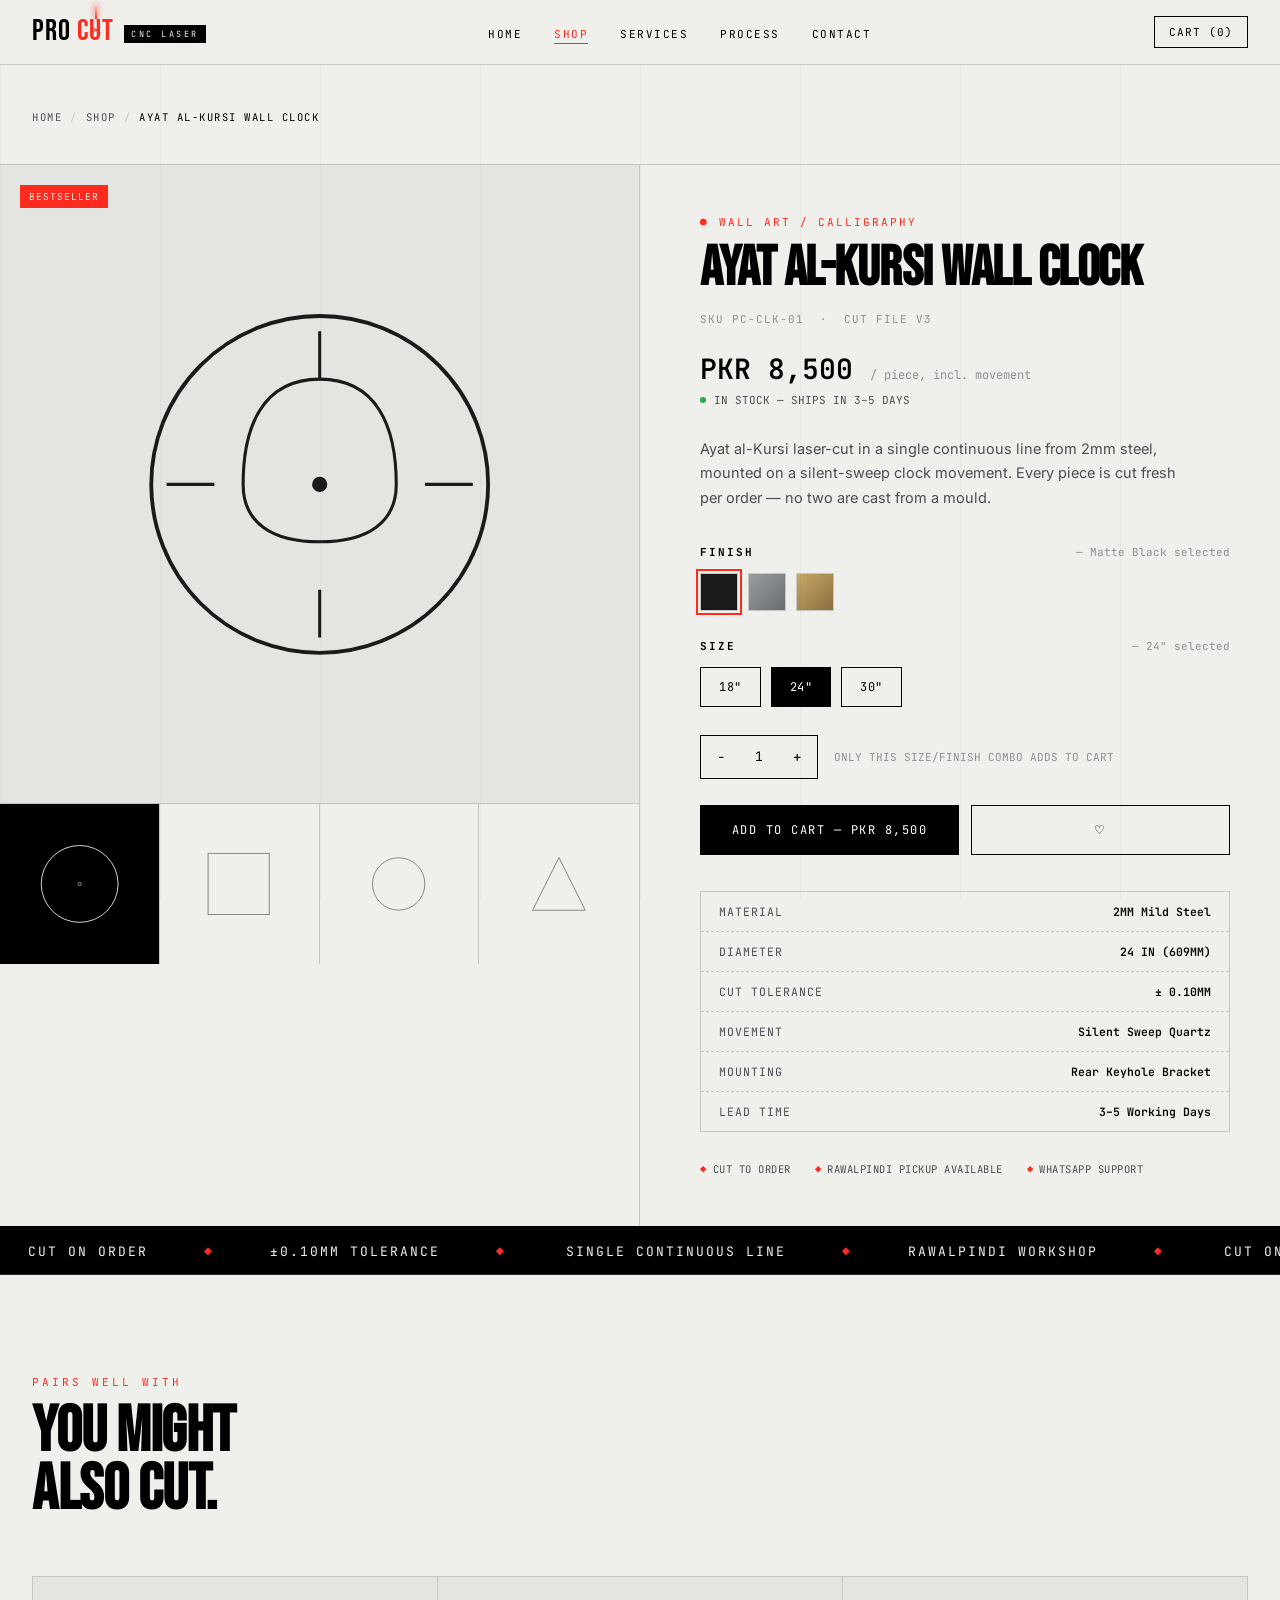
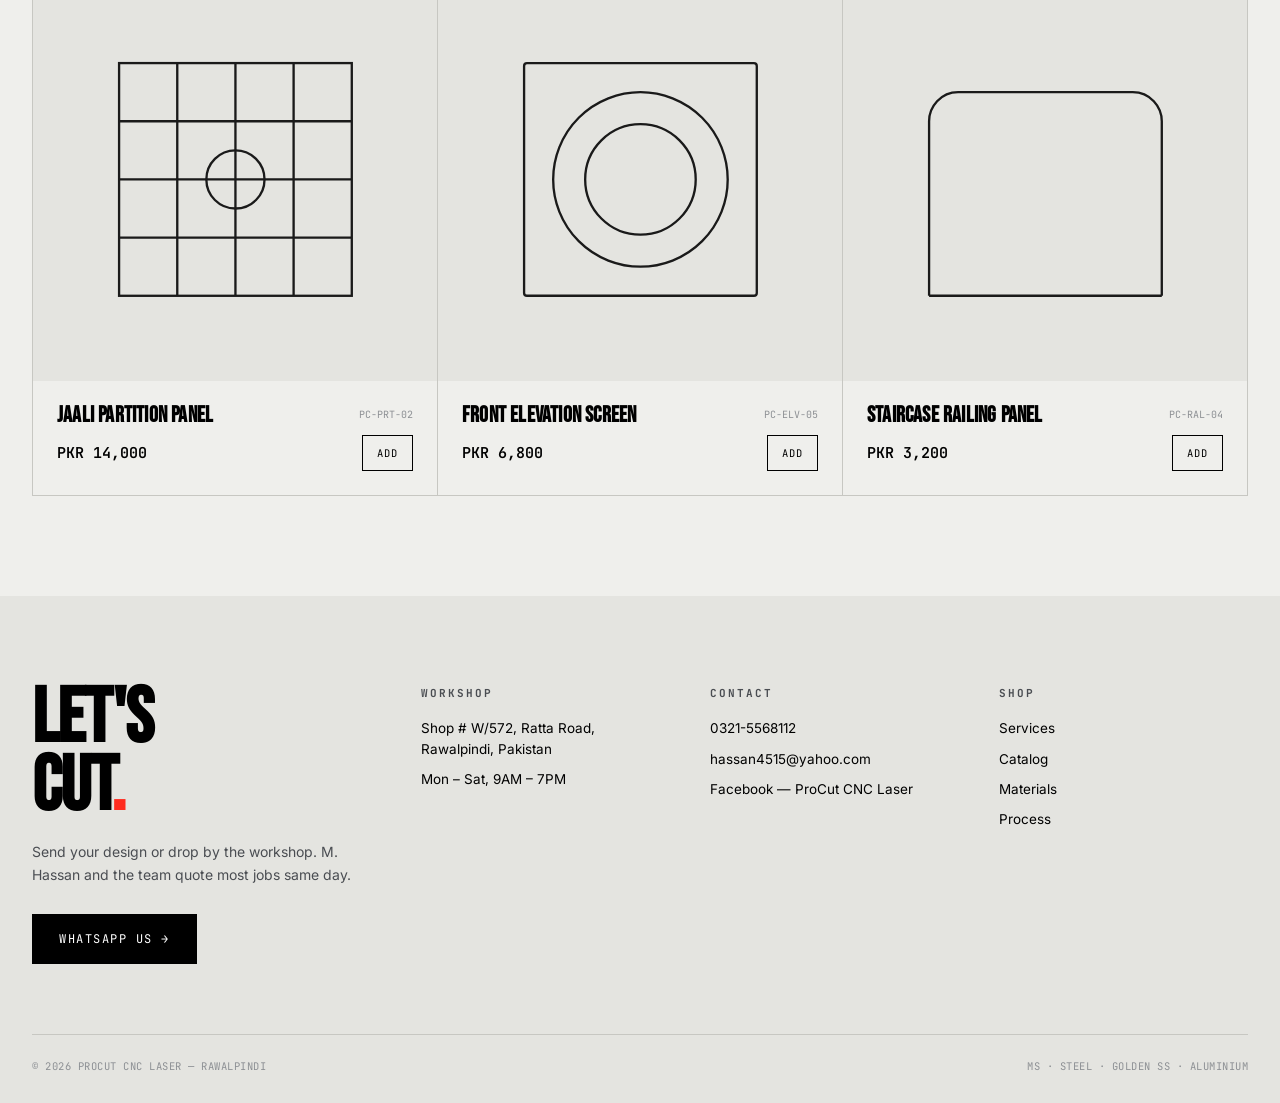
<file: design-reference/product.html>
<!DOCTYPE html>
<html lang="en">
<head>
<meta charset="UTF-8">
<meta name="viewport" content="width=device-width, initial-scale=1.0">
<title>Ayat al-Kursi Wall Clock — PROCUT CNC Laser</title>
<link rel="preconnect" href="https://fonts.googleapis.com">
<link href="https://fonts.googleapis.com/css2?family=Bebas+Neue&family=JetBrains+Mono:wght@400;500;600;700&family=Inter:wght@400;500;600&display=swap" rel="stylesheet">
<link rel="stylesheet" href="procut-styles.css">
<style>
  .pdp{display:grid;grid-template-columns:1fr 1fr;max-width:1400px;margin:40px auto 0;border-top:1px solid var(--line);}
  .pdp-gallery{border-right:1px solid var(--line);padding:0;}
  .pdp-main{aspect-ratio:1/1;background:var(--paper2);position:relative;display:flex;align-items:center;justify-content:center;border-bottom:1px solid var(--line);}
  .pdp-main svg{width:60%;height:60%;}
  .pdp-main .product-tag{position:absolute;top:20px;left:20px;}
  .pdp-thumbs{display:grid;grid-template-columns:repeat(4,1fr);}
  .pdp-thumb{aspect-ratio:1/1;border-right:1px solid var(--line);display:flex;align-items:center;justify-content:center;background:var(--paper);cursor:pointer;}
  .pdp-thumb:last-child{border-right:none;}
  .pdp-thumb svg{width:55%;height:55%;opacity:.55;}
  .pdp-thumb.active{background:var(--black);}
  .pdp-thumb.active svg{opacity:1;}
  .pdp-thumb.active svg *{stroke:var(--paper)!important;}

  .pdp-info{padding:50px 50px 50px 60px;}
  .pdp-eyebrow{font-family:var(--mono);font-size:11px;letter-spacing:2px;color:var(--laser);text-transform:uppercase;margin-bottom:14px;display:flex;align-items:center;gap:10px;}
  .pdp-info h1{font-family:var(--display);font-size:clamp(38px,4.5vw,56px);text-transform:uppercase;line-height:.94;letter-spacing:-.5px;margin-bottom:16px;}
  .pdp-code{font-family:var(--mono);font-size:11px;color:var(--steel-light);letter-spacing:1px;margin-bottom:24px;}
  .pdp-price{font-family:var(--mono);font-size:28px;font-weight:600;margin-bottom:6px;}
  .pdp-price small{font-size:12px;color:var(--steel-light);font-weight:400;}
  .pdp-stock{font-family:var(--mono);font-size:11px;color:var(--steel);margin-bottom:30px;display:flex;align-items:center;gap:8px;}
  .pdp-stock .dot{width:6px;height:6px;background:#2ba84a;border-radius:50%;}
  .pdp-desc{font-size:14.5px;line-height:1.7;color:var(--steel);margin-bottom:34px;max-width:480px;}

  .opt-group{margin-bottom:28px;}
  .opt-group h5{font-family:var(--mono);font-size:11px;letter-spacing:2px;text-transform:uppercase;margin-bottom:14px;display:flex;justify-content:space-between;}
  .opt-group h5 span{color:var(--steel-light);font-weight:400;text-transform:none;letter-spacing:0;}
  .opt-row{display:flex;gap:10px;flex-wrap:wrap;}
  .opt-pill{font-family:var(--mono);font-size:12px;letter-spacing:.5px;border:1px solid var(--black);padding:11px 18px;cursor:pointer;background:none;text-transform:uppercase;}
  .opt-pill.active{background:var(--black);color:var(--white);}
  .opt-swatch{width:38px;height:38px;border:1px solid var(--line);cursor:pointer;position:relative;}
  .opt-swatch.active{outline:2px solid var(--laser);outline-offset:2px;}

  .qty-row{display:flex;align-items:center;gap:16px;margin-bottom:26px;}
  .qty-box{display:flex;align-items:center;border:1px solid var(--black);}
  .qty-box button{font-family:var(--mono);font-size:14px;background:none;border:none;padding:12px 16px;cursor:pointer;}
  .qty-box button:hover{background:var(--black);color:var(--white);}
  .qty-box span{font-family:var(--mono);font-size:13px;padding:0 14px;min-width:20px;text-align:center;}

  .pdp-ctas{display:flex;gap:12px;margin-bottom:36px;}
  .pdp-ctas .btn{flex:1;justify-content:center;}

  .spec-sheet{border:1px solid var(--line);margin-bottom:30px;}
  .spec-row{display:flex;justify-content:space-between;padding:12px 18px;font-family:var(--mono);font-size:11.5px;border-bottom:1px dashed var(--line);}
  .spec-row:last-child{border-bottom:none;}
  .spec-row .k{color:var(--steel);letter-spacing:1px;text-transform:uppercase;}
  .spec-row .v{color:var(--black);font-weight:600;}

  .trust-strip{display:flex;gap:24px;flex-wrap:wrap;font-family:var(--mono);font-size:10.5px;color:var(--steel);letter-spacing:.5px;}
  .trust-strip span{display:flex;align-items:center;gap:6px;}
  .trust-strip .dot{color:var(--laser);}

  .related{padding:100px 32px;}
  @media(max-width:900px){
    .pdp{grid-template-columns:1fr;}
    .pdp-gallery{border-right:none;border-bottom:1px solid var(--line);}
    .pdp-info{padding:40px 24px;}
  }
</style>
</head>
<body>

<div class="grid-overlay"></div>

<header>
  <a href="index.html" class="logo-mark">
    <span class="logo-word"><span class="pro">PRO</span><span class="cutwrap">CUT<span class="spark-beam"></span><span class="spark-burst"></span></span></span>
    <span class="logo-tagline">CNC&nbsp;LASER</span>
  </a>
  <nav>
    <ul>
      <li><a href="index.html">Home</a></li>
      <li><a href="shop.html" class="active">Shop</a></li>
      <li><a href="services.html">Services</a></li>
      <li><a href="index.html#process">Process</a></li>
      <li><a href="contact.html">Contact</a></li>
    </ul>
  </nav>
  <div class="nav-right"><a href="cart.html" class="cart-btn">CART <span>(0)</span></a></div>
</header>

<div class="breadcrumb">
  <a href="index.html">Home</a><span class="sep">/</span><a href="shop.html">Shop</a><span class="sep">/</span><span class="current">Ayat al-Kursi Wall Clock</span>
</div>

<div class="pdp">
  <div class="pdp-gallery">
    <div class="pdp-main">
      <span class="product-tag laser">BESTSELLER</span>
      <svg viewBox="0 0 200 200"><circle cx="100" cy="100" r="88" fill="none" stroke="#1a1a1a" stroke-width="2"/><circle cx="100" cy="100" r="4" fill="#1a1a1a"/><g stroke="#1a1a1a" stroke-width="1.6" fill="none"><path d="M100 20 100 45 M180 100 155 100 M100 180 100 155 M20 100 45 100"/><path d="M100 45c-30 0-40 25-40 55 0 20 15 30 40 30s40-10 40-30c0-30-10-55-40-55z"/></g></svg>
    </div>
    <div class="pdp-thumbs">
      <div class="pdp-thumb active"><svg viewBox="0 0 200 200"><circle cx="100" cy="100" r="88" fill="none" stroke="#1a1a1a" stroke-width="2"/><circle cx="100" cy="100" r="4" fill="#1a1a1a"/></svg></div>
      <div class="pdp-thumb"><svg viewBox="0 0 200 200"><rect x="30" y="30" width="140" height="140" fill="none" stroke="#1a1a1a" stroke-width="2"/></svg></div>
      <div class="pdp-thumb"><svg viewBox="0 0 200 200"><circle cx="100" cy="100" r="60" fill="none" stroke="#1a1a1a" stroke-width="2"/></svg></div>
      <div class="pdp-thumb"><svg viewBox="0 0 200 200"><path d="M40 160 L100 40 L160 160 Z" fill="none" stroke="#1a1a1a" stroke-width="2"/></svg></div>
    </div>
  </div>

  <div class="pdp-info">
    <div class="pdp-eyebrow"><span>●</span> WALL ART / CALLIGRAPHY</div>
    <h1>Ayat al-Kursi Wall Clock</h1>
    <div class="pdp-code">SKU PC-CLK-01 &nbsp;·&nbsp; CUT FILE V3</div>

    <div class="pdp-price">PKR 8,500 <small>/ piece, incl. movement</small></div>
    <div class="pdp-stock"><span class="dot"></span> IN STOCK — SHIPS IN 3–5 DAYS</div>

    <p class="pdp-desc">Ayat al-Kursi laser-cut in a single continuous line from 2mm steel, mounted on a silent-sweep clock movement. Every piece is cut fresh per order — no two are cast from a mould.</p>

    <div class="opt-group">
      <h5>Finish <span>— Matte Black selected</span></h5>
      <div class="opt-row">
        <div class="opt-swatch active" title="Matte Black" style="background:#1a1a1a;"></div>
        <div class="opt-swatch" title="Raw Steel" style="background:linear-gradient(135deg,#9a9d9f,#6a6d6f);"></div>
        <div class="opt-swatch" title="Golden PVD" style="background:linear-gradient(135deg,#c9a668,#8a6f3f);"></div>
      </div>
    </div>

    <div class="opt-group">
      <h5>Size <span>— 24" selected</span></h5>
      <div class="opt-row">
        <button class="opt-pill">18"</button>
        <button class="opt-pill active">24"</button>
        <button class="opt-pill">30"</button>
      </div>
    </div>

    <div class="qty-row">
      <div class="qty-box"><button>−</button><span>1</span><button>+</button></div>
      <span style="font-family:var(--mono);font-size:11px;color:var(--steel-light);">ONLY THIS SIZE/FINISH COMBO ADDS TO CART</span>
    </div>

    <div class="pdp-ctas">
      <button class="btn solid full">ADD TO CART — PKR 8,500</button>
      <button class="btn ghost">♡</button>
    </div>

    <div class="spec-sheet">
      <div class="spec-row"><span class="k">Material</span><span class="v">2MM Mild Steel</span></div>
      <div class="spec-row"><span class="k">Diameter</span><span class="v">24 IN (609MM)</span></div>
      <div class="spec-row"><span class="k">Cut Tolerance</span><span class="v">± 0.10MM</span></div>
      <div class="spec-row"><span class="k">Movement</span><span class="v">Silent Sweep Quartz</span></div>
      <div class="spec-row"><span class="k">Mounting</span><span class="v">Rear Keyhole Bracket</span></div>
      <div class="spec-row"><span class="k">Lead Time</span><span class="v">3–5 Working Days</span></div>
    </div>

    <div class="trust-strip">
      <span><span class="dot">◆</span> CUT TO ORDER</span>
      <span><span class="dot">◆</span> RAWALPINDI PICKUP AVAILABLE</span>
      <span><span class="dot">◆</span> WHATSAPP SUPPORT</span>
    </div>
  </div>
</div>

<div class="marquee">
  <div class="marquee-track">
    <span>CUT ON ORDER</span><span class="accent">◆</span><span>±0.10MM TOLERANCE</span><span class="accent">◆</span>
    <span>SINGLE CONTINUOUS LINE</span><span class="accent">◆</span><span>RAWALPINDI WORKSHOP</span><span class="accent">◆</span>
    <span>CUT ON ORDER</span><span class="accent">◆</span><span>±0.10MM TOLERANCE</span><span class="accent">◆</span>
    <span>SINGLE CONTINUOUS LINE</span><span class="accent">◆</span><span>RAWALPINDI WORKSHOP</span><span class="accent">◆</span>
  </div>
</div>

<section class="related">
  <div class="section-head">
    <div><span class="section-tag">Pairs Well With</span><h2>You Might<br>Also Cut.</h2></div>
  </div>
  <div class="product-grid">
    <a href="product.html" class="product-card">
      <div class="product-media"><svg viewBox="0 0 200 200"><g stroke="#1a1a1a" stroke-width="1.6" fill="none"><rect x="20" y="20" width="160" height="160"/><path d="M20 60h160M20 100h160M20 140h160M60 20v160M100 20v160M140 20v160"/><circle cx="100" cy="100" r="20"/></g></svg></div>
      <div class="product-info"><div class="pi-top"><h3>Jaali Partition Panel</h3><span class="code">PC-PRT-02</span></div><div class="pi-bottom"><span class="price">PKR 14,000</span><button class="add-btn" onclick="event.preventDefault()">Add</button></div></div>
    </a>
    <a href="product.html" class="product-card">
      <div class="product-media"><svg viewBox="0 0 200 200"><g stroke="#1a1a1a" stroke-width="1.6" fill="none"><rect x="20" y="20" width="160" height="160" rx="2"/><circle cx="100" cy="100" r="60"/><circle cx="100" cy="100" r="38"/></g></svg></div>
      <div class="product-info"><div class="pi-top"><h3>Front Elevation Screen</h3><span class="code">PC-ELV-05</span></div><div class="pi-bottom"><span class="price">PKR 6,800</span><button class="add-btn" onclick="event.preventDefault()">Add</button></div></div>
    </a>
    <a href="product.html" class="product-card">
      <div class="product-media"><svg viewBox="0 0 200 200"><g stroke="#1a1a1a" stroke-width="1.6" fill="none"><path d="M20 180V60c0-10 8-20 20-20h120c12 0 20 10 20 20v120"/><path d="M20 180h160"/></g></svg></div>
      <div class="product-info"><div class="pi-top"><h3>Staircase Railing Panel</h3><span class="code">PC-RAL-04</span></div><div class="pi-bottom"><span class="price">PKR 3,200</span><button class="add-btn" onclick="event.preventDefault()">Add</button></div></div>
    </a>
  </div>
</section>

<footer id="contact">
  <div class="footer-grid">
    <div>
      <h2>LET'S<br>CUT<span>.</span></h2>
      <p class="lede">Send your design or drop by the workshop. M. Hassan and the team quote most jobs same day.</p>
      <div class="hero-ctas" style="margin-top:28px;"><a href="https://wa.me/923215568112" class="btn solid">WHATSAPP US →</a></div>
    </div>
    <div class="fcol"><h5>Workshop</h5><p>Shop # W/572, Ratta Road,<br>Rawalpindi, Pakistan</p><p>Mon – Sat, 9AM – 7PM</p></div>
    <div class="fcol"><h5>Contact</h5><a href="tel:03215568112">0321-5568112</a><a href="mailto:hassan4515@yahoo.com">hassan4515@yahoo.com</a><a href="#">Facebook — ProCut CNC Laser</a></div>
    <div class="fcol"><h5>Shop</h5><a href="services.html">Services</a><a href="shop.html">Catalog</a><a href="index.html#materials">Materials</a><a href="index.html#process">Process</a></div>
  </div>
  <div class="footer-bottom"><span>© 2026 PROCUT CNC LASER — RAWALPINDI</span><span>MS · STEEL · GOLDEN SS · ALUMINIUM</span></div>
</footer>

<script>
  document.querySelectorAll('.opt-pill').forEach(b=>b.addEventListener('click',()=>{
    b.parentElement.querySelectorAll('.opt-pill').forEach(x=>x.classList.remove('active'));
    b.classList.add('active');
  }));
  document.querySelectorAll('.opt-swatch').forEach(b=>b.addEventListener('click',()=>{
    b.parentElement.querySelectorAll('.opt-swatch').forEach(x=>x.classList.remove('active'));
    b.classList.add('active');
  }));
  document.querySelectorAll('.pdp-thumb').forEach(b=>b.addEventListener('click',()=>{
    document.querySelectorAll('.pdp-thumb').forEach(x=>x.classList.remove('active'));
    b.classList.add('active');
  }));
  let qty=1;
  const qtySpan=document.querySelector('.qty-box span');
  document.querySelectorAll('.qty-box button')[0].addEventListener('click',()=>{if(qty>1)qty--;qtySpan.textContent=qty;});
  document.querySelectorAll('.qty-box button')[1].addEventListener('click',()=>{qty++;qtySpan.textContent=qty;});
</script>

</body>
</html>
</file>
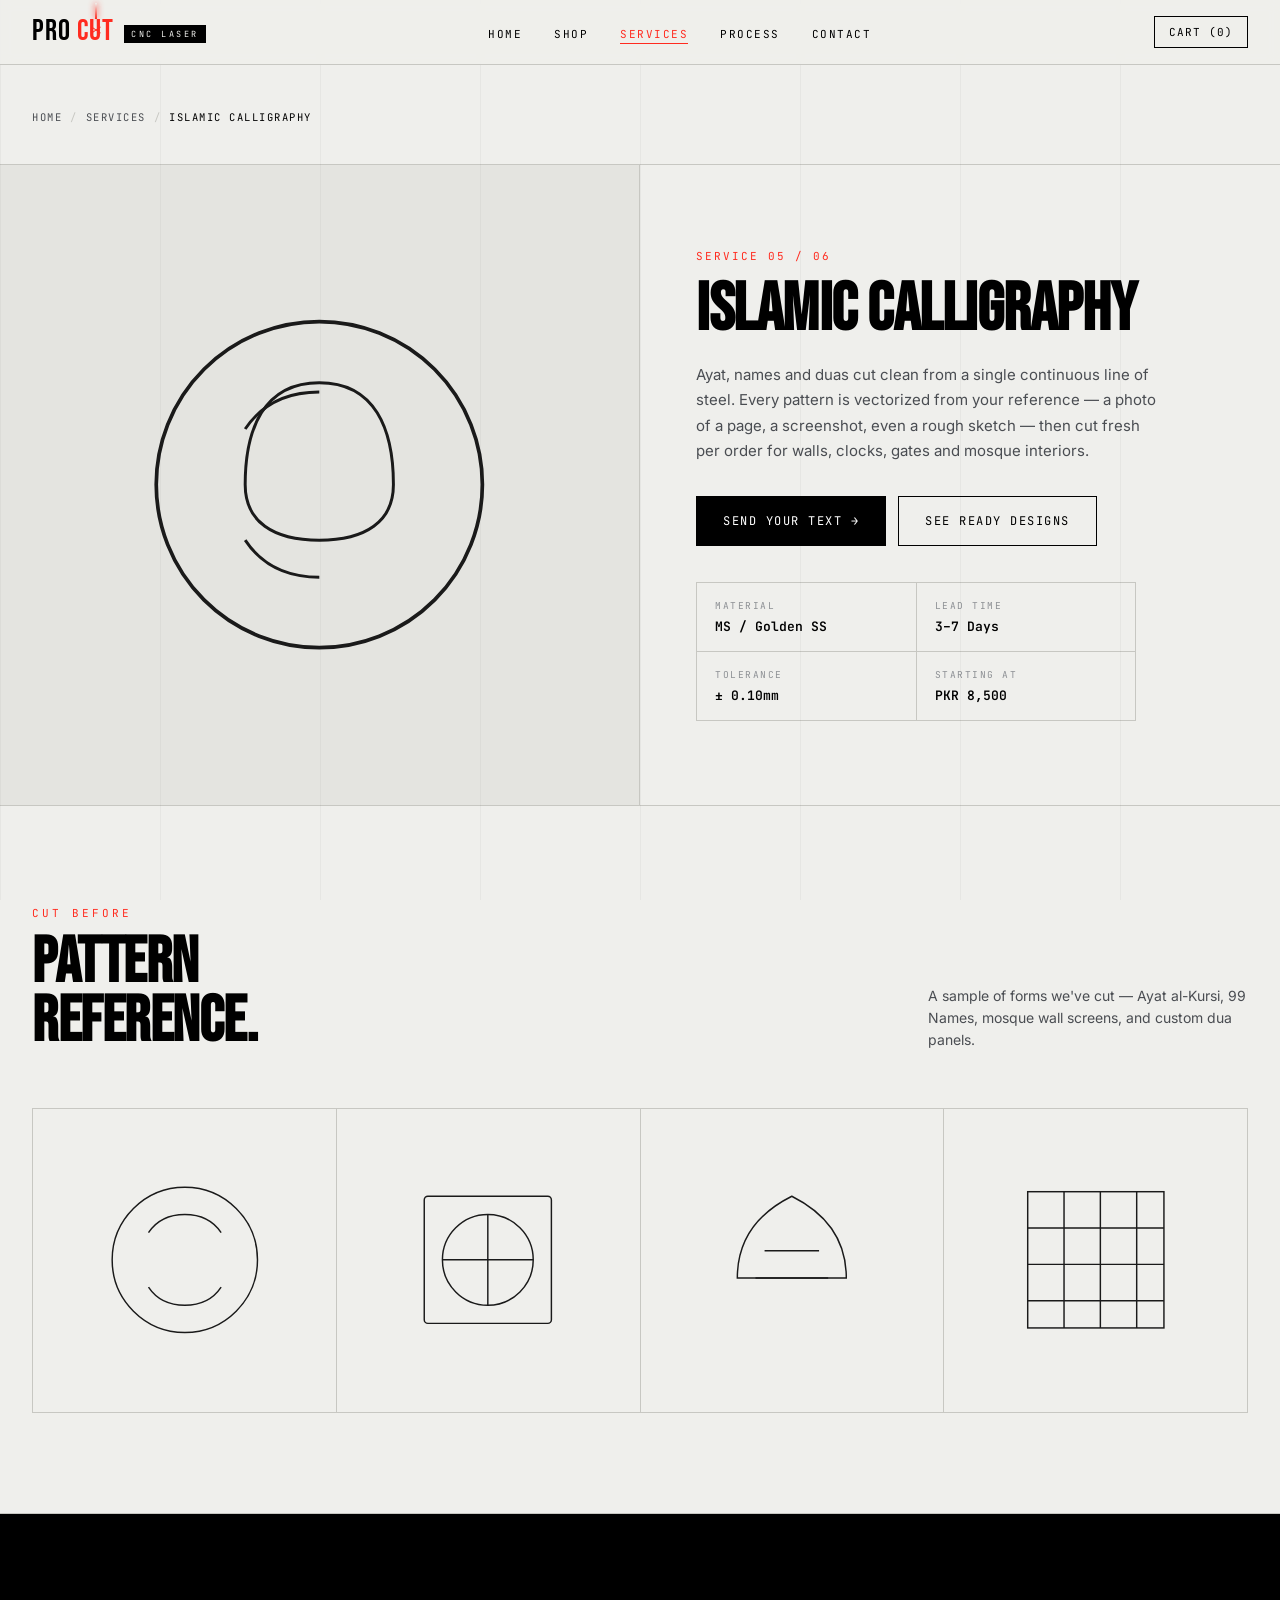
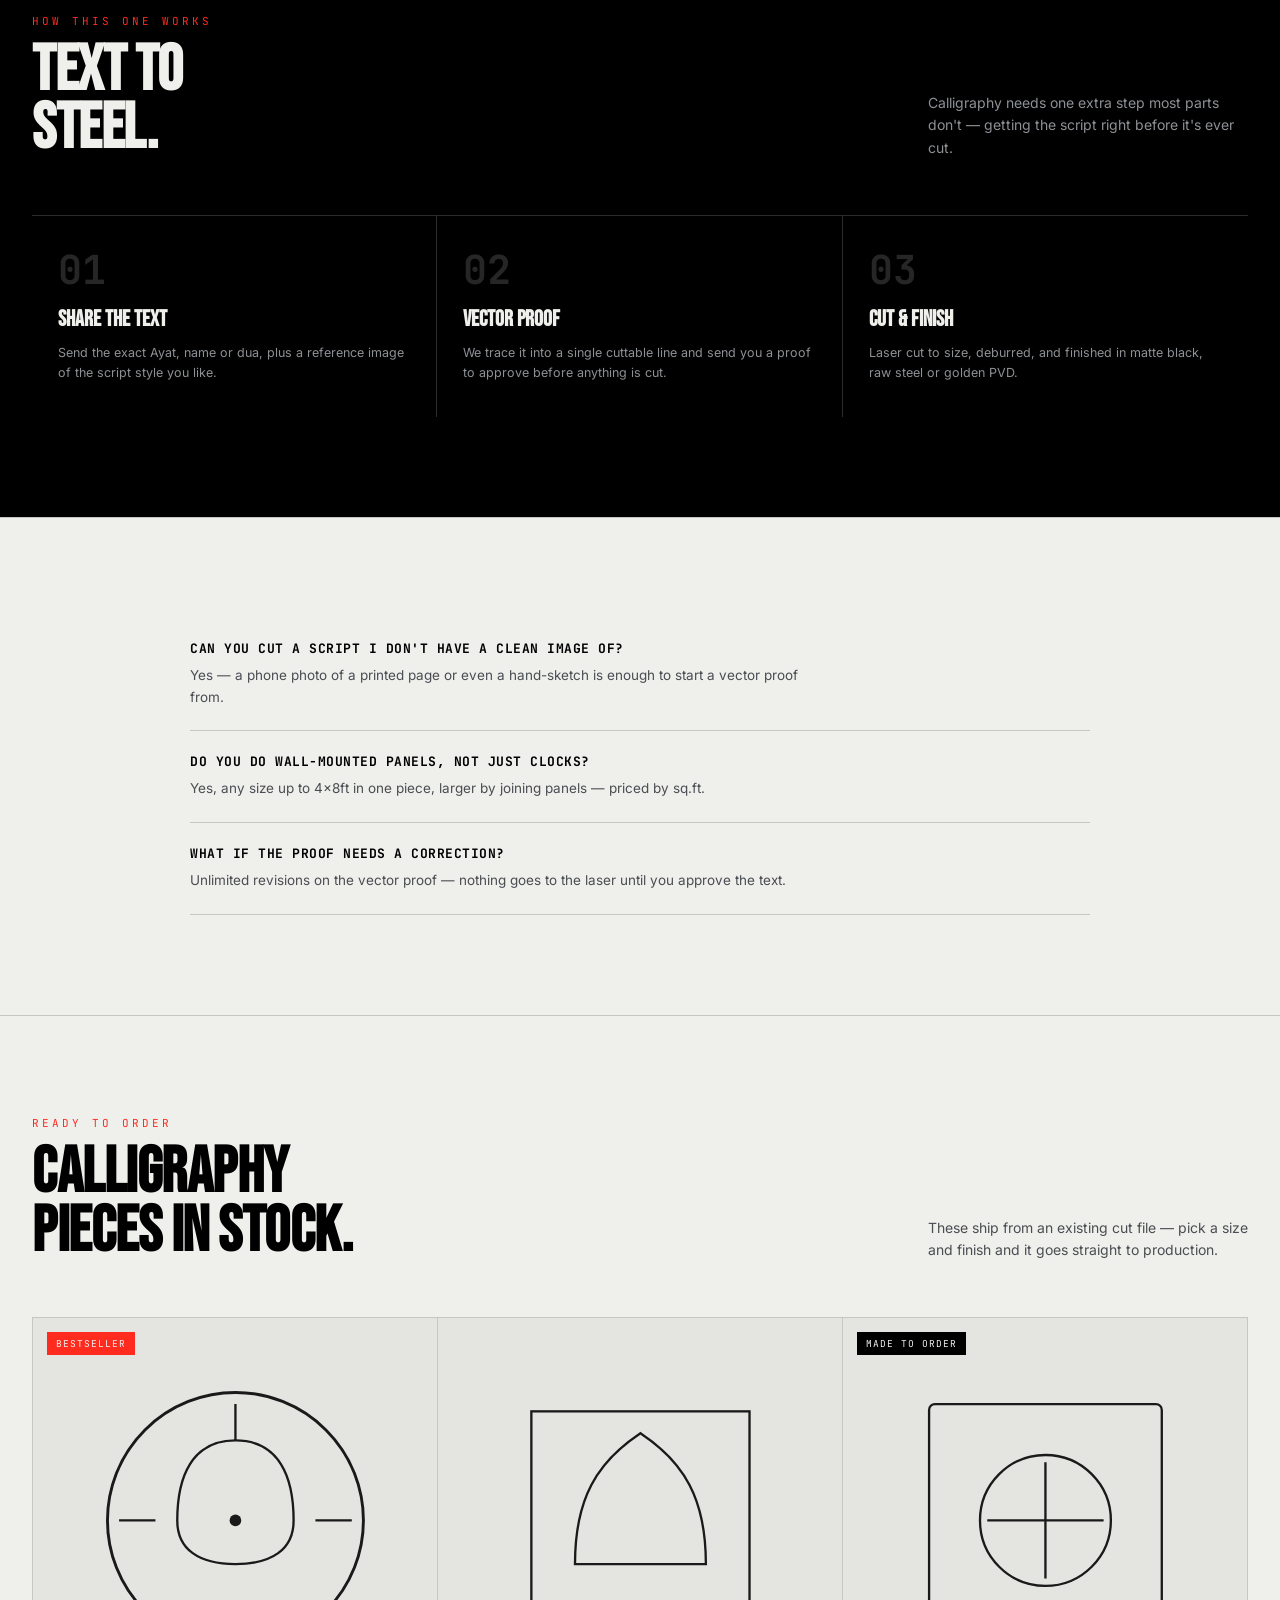
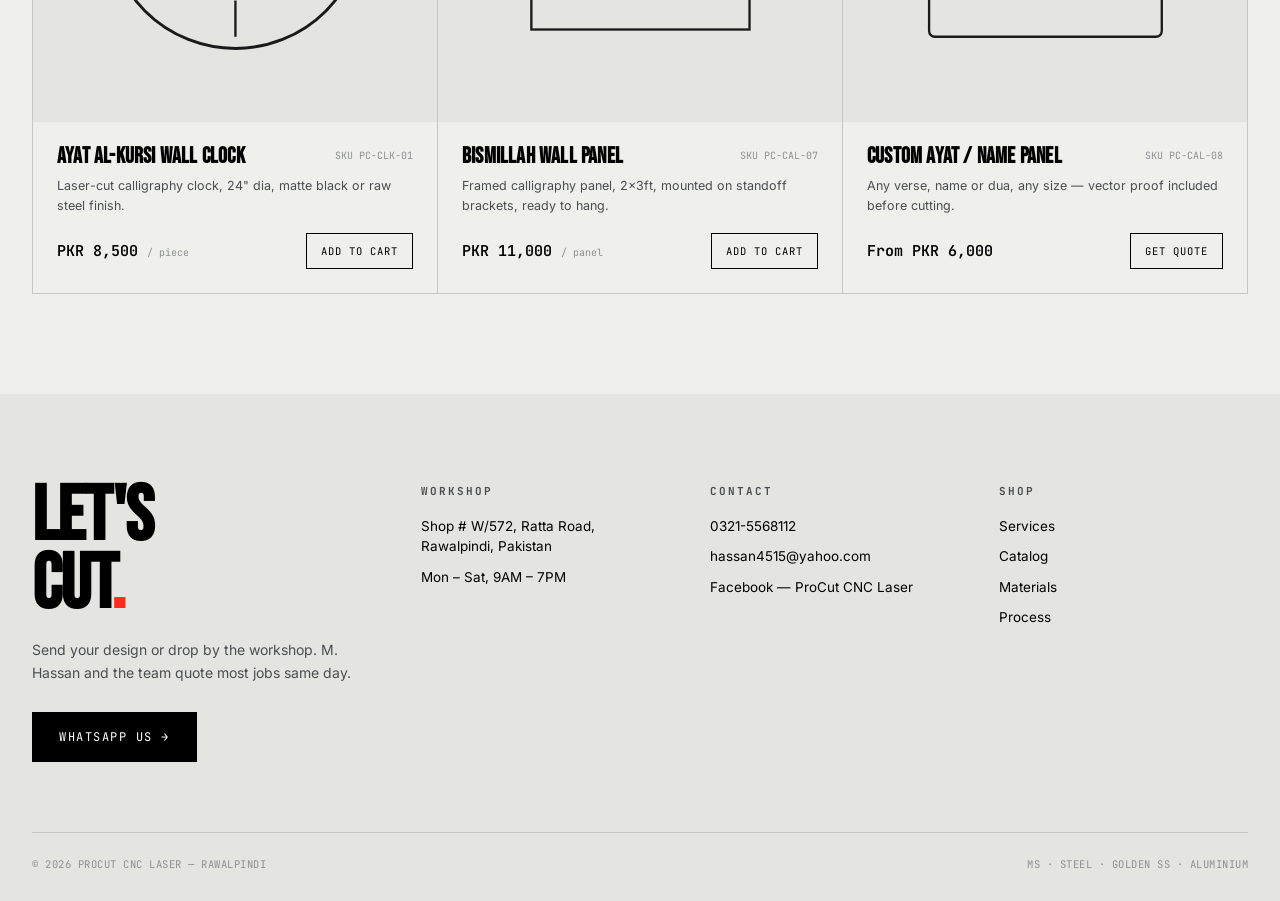
<file: design-reference/service-detail.html>
<!DOCTYPE html>
<html lang="en">
<head>
<meta charset="UTF-8">
<meta name="viewport" content="width=device-width, initial-scale=1.0">
<title>Islamic Calligraphy — PROCUT CNC Laser</title>
<link rel="preconnect" href="https://fonts.googleapis.com">
<link href="https://fonts.googleapis.com/css2?family=Bebas+Neue&family=JetBrains+Mono:wght@400;500;600;700&family=Inter:wght@400;500;600&display=swap" rel="stylesheet">
<link rel="stylesheet" href="procut-styles.css">
<style>
  .svd-hero{
    display:grid;grid-template-columns:1fr 1fr;max-width:1400px;margin:0 auto;
    border-top:1px solid var(--line);border-bottom:1px solid var(--line);
  }
  .svd-media{
    aspect-ratio:1/1;background:var(--paper2);border-right:1px solid var(--line);
    display:flex;align-items:center;justify-content:center;position:relative;
  }
  .svd-media svg{width:58%;height:58%;}
  .svd-copy{padding:60px 60px 60px 56px;display:flex;flex-direction:column;justify-content:center;}
  .svd-eyebrow{font-family:var(--mono);font-size:11px;letter-spacing:2px;color:var(--laser);text-transform:uppercase;margin-bottom:16px;}
  .svd-copy h1{font-family:var(--display);font-size:clamp(42px,5.5vw,68px);text-transform:uppercase;line-height:.92;letter-spacing:-.5px;margin-bottom:20px;}
  .svd-copy p.lede{font-size:15px;line-height:1.7;color:var(--steel);max-width:460px;margin-bottom:32px;}
  .svd-ctas{display:flex;gap:12px;margin-bottom:36px;flex-wrap:wrap;}
  .svd-quickspecs{display:grid;grid-template-columns:repeat(2,1fr);gap:1px;background:var(--line);border:1px solid var(--line);max-width:440px;}
  .qs{background:var(--paper);padding:16px 18px;}
  .qs .k{font-family:var(--mono);font-size:9.5px;letter-spacing:1.5px;color:var(--steel-light);text-transform:uppercase;margin-bottom:6px;}
  .qs .v{font-family:var(--mono);font-size:13px;font-weight:600;}

  .svd-gallery{padding:100px 32px;border-bottom:1px solid var(--line);}
  .gal-grid{display:grid;grid-template-columns:repeat(4,1fr);gap:1px;background:var(--line);border:1px solid var(--line);max-width:1400px;margin:0 auto;}
  .gal-item{aspect-ratio:1/1;background:var(--paper);display:flex;align-items:center;justify-content:center;}
  .gal-item svg{width:60%;height:60%;}

  .svd-process{background:var(--black);color:var(--paper);}
  .svd-process .section-tag{color:var(--laser);}
  .svd-process .section-head p{color:var(--steel-light);}
  .sp-row{display:grid;grid-template-columns:repeat(3,1fr);border-top:1px solid var(--line-dark);max-width:1400px;margin:0 auto;}
  .sp-step{padding:34px 26px;border-right:1px solid var(--line-dark);}
  .sp-step:last-child{border-right:none;}
  .sp-step .pnum{font-family:var(--mono);font-size:40px;color:#262626;font-weight:700;line-height:1;}
  .sp-step h4{font-family:var(--display);font-size:22px;text-transform:uppercase;margin:16px 0 10px;}
  .sp-step p{font-size:12.5px;color:var(--steel-light);line-height:1.6;}

  .svd-faq{max-width:900px;margin:0 auto;}
  .faq-item{border-bottom:1px solid var(--line);padding:22px 0;}
  .faq-item h5{font-family:var(--mono);font-size:13px;letter-spacing:.5px;text-transform:uppercase;margin-bottom:8px;display:flex;justify-content:space-between;}
  .faq-item p{font-size:13.5px;color:var(--steel);line-height:1.6;max-width:640px;}

  @media(max-width:900px){
    .svd-hero{grid-template-columns:1fr;}
    .svd-media{border-right:none;border-bottom:1px solid var(--line);}
    .svd-copy{padding:40px 24px;}
    .gal-grid{grid-template-columns:repeat(2,1fr);}
    .sp-row{grid-template-columns:1fr;}
  }
</style>
</head>
<body>

<div class="grid-overlay"></div>

<header>
  <a href="index.html" class="logo-mark">
    <span class="logo-word"><span class="pro">PRO</span><span class="cutwrap">CUT<span class="spark-beam"></span><span class="spark-burst"></span></span></span>
    <span class="logo-tagline">CNC&nbsp;LASER</span>
  </a>
  <nav>
    <ul>
      <li><a href="index.html">Home</a></li>
      <li><a href="shop.html">Shop</a></li>
      <li><a href="services.html" class="active">Services</a></li>
      <li><a href="index.html#process">Process</a></li>
      <li><a href="contact.html">Contact</a></li>
    </ul>
  </nav>
  <div class="nav-right"><a href="cart.html" class="cart-btn">CART <span>(0)</span></a></div>
</header>

<div class="breadcrumb">
  <a href="index.html">Home</a><span class="sep">/</span><a href="services.html">Services</a><span class="sep">/</span><span class="current">Islamic Calligraphy</span>
</div>

<div class="svd-hero" style="margin-top:40px;">
  <div class="svd-media">
    <svg viewBox="0 0 200 200"><circle cx="100" cy="100" r="88" fill="none" stroke="#1a1a1a" stroke-width="2"/><g stroke="#1a1a1a" stroke-width="1.6" fill="none"><path d="M100 45c-30 0-40 25-40 55 0 20 15 30 40 30s40-10 40-30c0-30-10-55-40-55z"/><path d="M60 70c10-15 25-20 40-20M60 130c10 15 25 20 40 20"/></g></svg>
  </div>
  <div class="svd-copy">
    <span class="svd-eyebrow">SERVICE 05 / 06</span>
    <h1>Islamic Calligraphy</h1>
    <p class="lede">Ayat, names and duas cut clean from a single continuous line of steel. Every pattern is vectorized from your reference — a photo of a page, a screenshot, even a rough sketch — then cut fresh per order for walls, clocks, gates and mosque interiors.</p>
    <div class="svd-ctas">
      <a href="https://wa.me/923215568112" class="btn solid">SEND YOUR TEXT →</a>
      <a href="#products" class="btn ghost">SEE READY DESIGNS</a>
    </div>
    <div class="svd-quickspecs">
      <div class="qs"><div class="k">Material</div><div class="v">MS / Golden SS</div></div>
      <div class="qs"><div class="k">Lead Time</div><div class="v">3–7 Days</div></div>
      <div class="qs"><div class="k">Tolerance</div><div class="v">± 0.10mm</div></div>
      <div class="qs"><div class="k">Starting At</div><div class="v">PKR 8,500</div></div>
    </div>
  </div>
</div>

<section class="svd-gallery">
  <div class="section-head">
    <div><span class="section-tag">Cut Before</span><h2>Pattern<br>Reference.</h2></div>
    <p>A sample of forms we've cut — Ayat al-Kursi, 99 Names, mosque wall screens, and custom dua panels.</p>
  </div>
  <div class="gal-grid">
    <div class="gal-item"><svg viewBox="0 0 200 200"><circle cx="100" cy="100" r="80" fill="none" stroke="#1a1a1a" stroke-width="1.6"/><path d="M60 70c10-15 25-20 40-20s30 5 40 20M60 130c10 15 25 20 40 20s30-5 40-20" fill="none" stroke="#1a1a1a" stroke-width="1.6"/></svg></div>
    <div class="gal-item"><svg viewBox="0 0 200 200"><g fill="none" stroke="#1a1a1a" stroke-width="1.6"><rect x="30" y="30" width="140" height="140" rx="4"/><circle cx="100" cy="100" r="50"/><path d="M100 50v100M50 100h100" /></g></svg></div>
    <div class="gal-item"><svg viewBox="0 0 200 200"><g fill="none" stroke="#1a1a1a" stroke-width="1.6"><path d="M100 30c-40 20-60 50-60 90h120c0-40-20-70-60-90z"/><path d="M70 90h60M60 120h80"/></g></svg></div>
    <div class="gal-item"><svg viewBox="0 0 200 200"><g fill="none" stroke="#1a1a1a" stroke-width="1.6"><rect x="25" y="25" width="150" height="150"/><path d="M25 65h150M25 105h150M25 145h150M65 25v150M105 25v150M145 25v150"/></g></svg></div>
  </div>
</section>

<section class="section svd-process">
  <div class="section-head">
    <div><span class="section-tag">How This One Works</span><h2>Text To<br>Steel.</h2></div>
    <p>Calligraphy needs one extra step most parts don't — getting the script right before it's ever cut.</p>
  </div>
  <div class="sp-row">
    <div class="sp-step"><span class="pnum">01</span><h4>Share The Text</h4><p>Send the exact Ayat, name or dua, plus a reference image of the script style you like.</p></div>
    <div class="sp-step"><span class="pnum">02</span><h4>Vector Proof</h4><p>We trace it into a single cuttable line and send you a proof to approve before anything is cut.</p></div>
    <div class="sp-step"><span class="pnum">03</span><h4>Cut &amp; Finish</h4><p>Laser cut to size, deburred, and finished in matte black, raw steel or golden PVD.</p></div>
  </div>
</section>

<section class="section" style="border-bottom:1px solid var(--line);">
  <div class="svd-faq">
    <div class="faq-item"><h5>Can you cut a script I don't have a clean image of?</h5><p>Yes — a phone photo of a printed page or even a hand-sketch is enough to start a vector proof from.</p></div>
    <div class="faq-item"><h5>Do you do wall-mounted panels, not just clocks?</h5><p>Yes, any size up to 4×8ft in one piece, larger by joining panels — priced by sq.ft.</p></div>
    <div class="faq-item"><h5>What if the proof needs a correction?</h5><p>Unlimited revisions on the vector proof — nothing goes to the laser until you approve the text.</p></div>
  </div>
</section>

<!-- ===== RELEVANT PRODUCTS ===== -->
<section class="section" id="products" style="border-bottom:none;">
  <div class="section-head">
    <div><span class="section-tag">Ready To Order</span><h2>Calligraphy<br>Pieces In Stock.</h2></div>
    <p>These ship from an existing cut file — pick a size and finish and it goes straight to production.</p>
  </div>

  <div class="product-grid">
    <a href="product.html" class="product-card">
      <div class="product-media">
        <span class="product-tag laser">BESTSELLER</span>
        <svg viewBox="0 0 200 200"><circle cx="100" cy="100" r="88" fill="none" stroke="#1a1a1a" stroke-width="2"/><circle cx="100" cy="100" r="4" fill="#1a1a1a"/><g stroke="#1a1a1a" stroke-width="1.6" fill="none"><path d="M100 20 100 45 M180 100 155 100 M100 180 100 155 M20 100 45 100"/><path d="M100 45c-30 0-40 25-40 55 0 20 15 30 40 30s40-10 40-30c0-30-10-55-40-55z"/></g></svg>
      </div>
      <div class="product-info">
        <div class="pi-top"><h3>Ayat al-Kursi Wall Clock</h3><span class="code">SKU PC-CLK-01</span></div>
        <p class="desc">Laser-cut calligraphy clock, 24" dia, matte black or raw steel finish.</p>
        <div class="pi-bottom"><span class="price">PKR 8,500 <small>/ piece</small></span><button class="add-btn" onclick="event.preventDefault()">Add to Cart</button></div>
      </div>
    </a>

    <a href="product.html" class="product-card">
      <div class="product-media">
        <svg viewBox="0 0 200 200"><g stroke="#1a1a1a" stroke-width="1.6" fill="none"><rect x="25" y="25" width="150" height="150"/><path d="M100 40c-30 20-45 45-45 90h90c0-45-15-70-45-90z"/></g></svg>
      </div>
      <div class="product-info">
        <div class="pi-top"><h3>Bismillah Wall Panel</h3><span class="code">SKU PC-CAL-07</span></div>
        <p class="desc">Framed calligraphy panel, 2×3ft, mounted on standoff brackets, ready to hang.</p>
        <div class="pi-bottom"><span class="price">PKR 11,000 <small>/ panel</small></span><button class="add-btn" onclick="event.preventDefault()">Add to Cart</button></div>
      </div>
    </a>

    <a href="product.html" class="product-card">
      <div class="product-media">
        <span class="product-tag">MADE TO ORDER</span>
        <svg viewBox="0 0 200 200"><g stroke="#1a1a1a" stroke-width="1.6" fill="none"><rect x="20" y="20" width="160" height="160" rx="4"/><path d="M60 100h80M100 60v80"/><circle cx="100" cy="100" r="45"/></g></svg>
      </div>
      <div class="product-info">
        <div class="pi-top"><h3>Custom Ayat / Name Panel</h3><span class="code">SKU PC-CAL-08</span></div>
        <p class="desc">Any verse, name or dua, any size — vector proof included before cutting.</p>
        <div class="pi-bottom"><span class="price">From PKR 6,000</span><button class="add-btn" onclick="event.preventDefault()">Get Quote</button></div>
      </div>
    </a>
  </div>
</section>

<footer id="contact">
  <div class="footer-grid">
    <div>
      <h2>LET'S<br>CUT<span>.</span></h2>
      <p class="lede">Send your design or drop by the workshop. M. Hassan and the team quote most jobs same day.</p>
      <div class="hero-ctas" style="margin-top:28px;"><a href="https://wa.me/923215568112" class="btn solid">WHATSAPP US →</a></div>
    </div>
    <div class="fcol"><h5>Workshop</h5><p>Shop # W/572, Ratta Road,<br>Rawalpindi, Pakistan</p><p>Mon – Sat, 9AM – 7PM</p></div>
    <div class="fcol"><h5>Contact</h5><a href="tel:03215568112">0321-5568112</a><a href="mailto:hassan4515@yahoo.com">hassan4515@yahoo.com</a><a href="#">Facebook — ProCut CNC Laser</a></div>
    <div class="fcol"><h5>Shop</h5><a href="services.html">Services</a><a href="shop.html">Catalog</a><a href="index.html#materials">Materials</a><a href="index.html#process">Process</a></div>
  </div>
  <div class="footer-bottom"><span>© 2026 PROCUT CNC LASER — RAWALPINDI</span><span>MS · STEEL · GOLDEN SS · ALUMINIUM</span></div>
</footer>

</body>
</html>
</file>
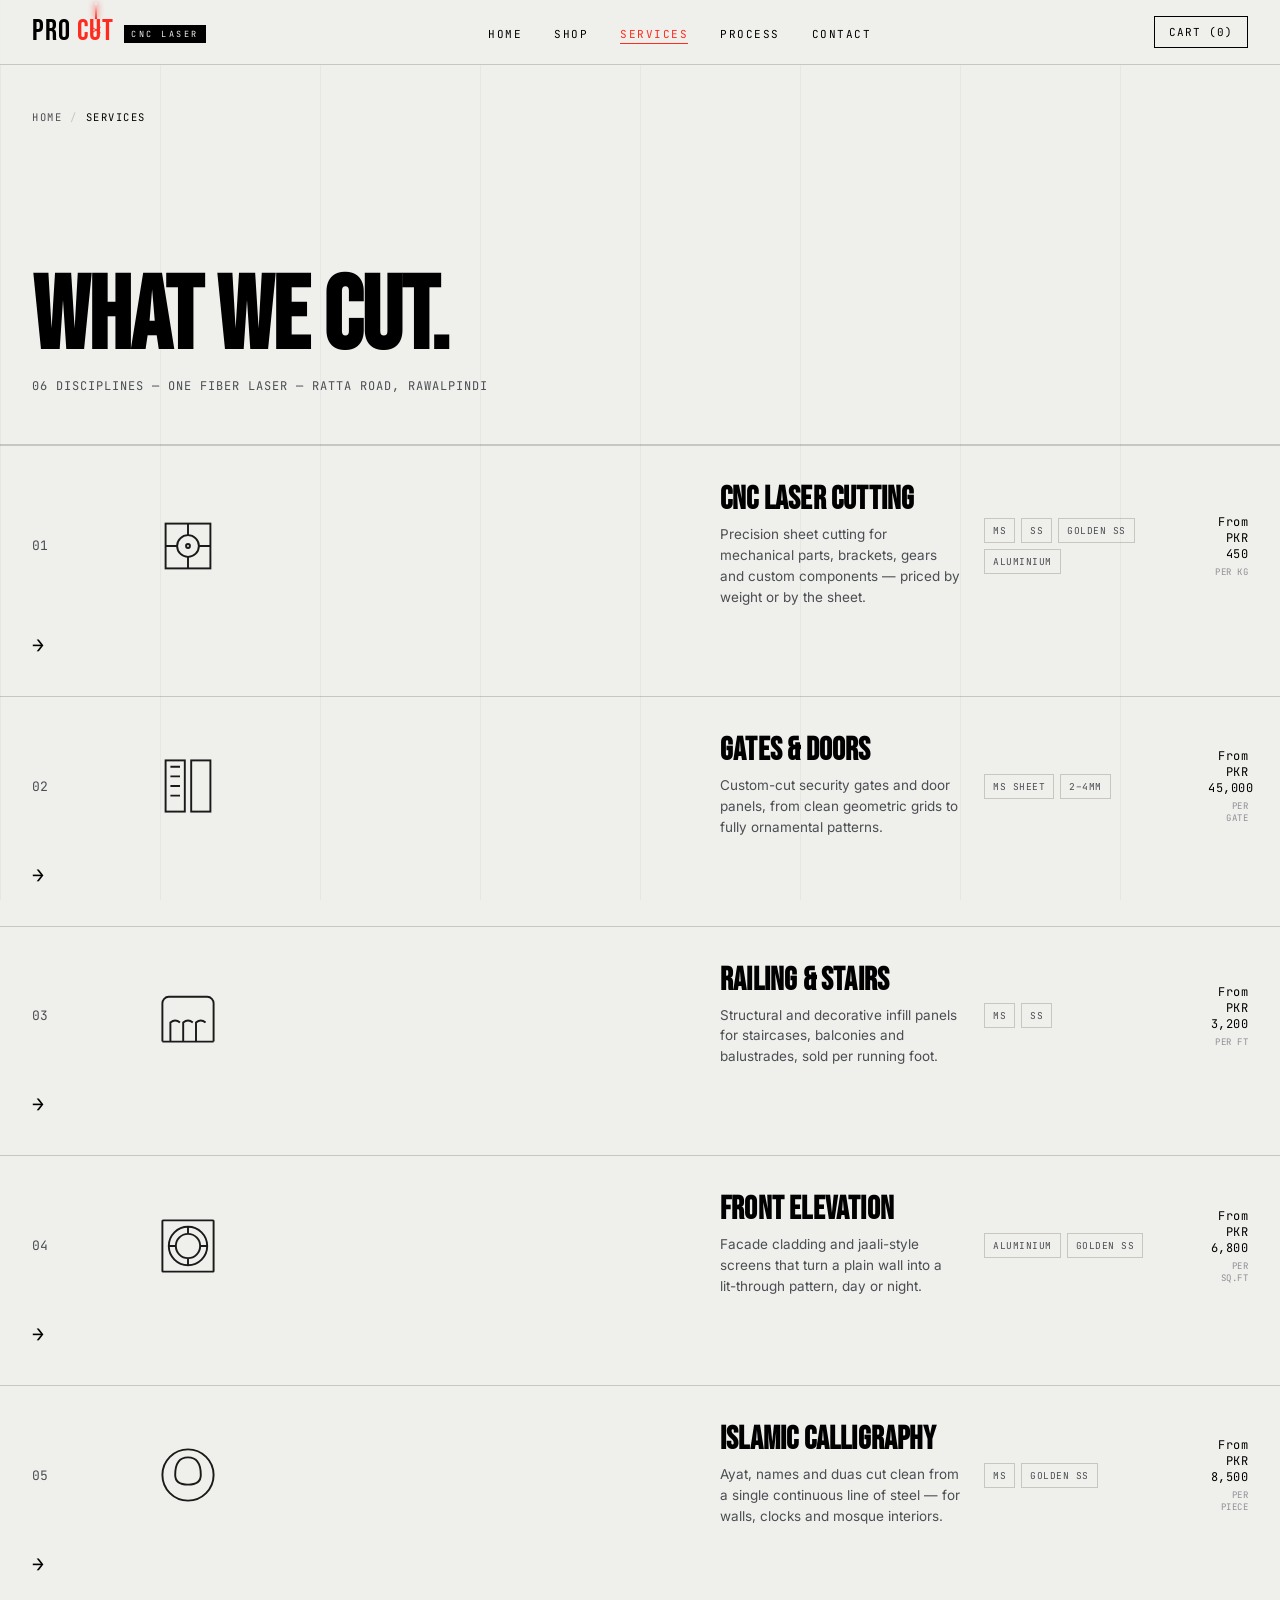
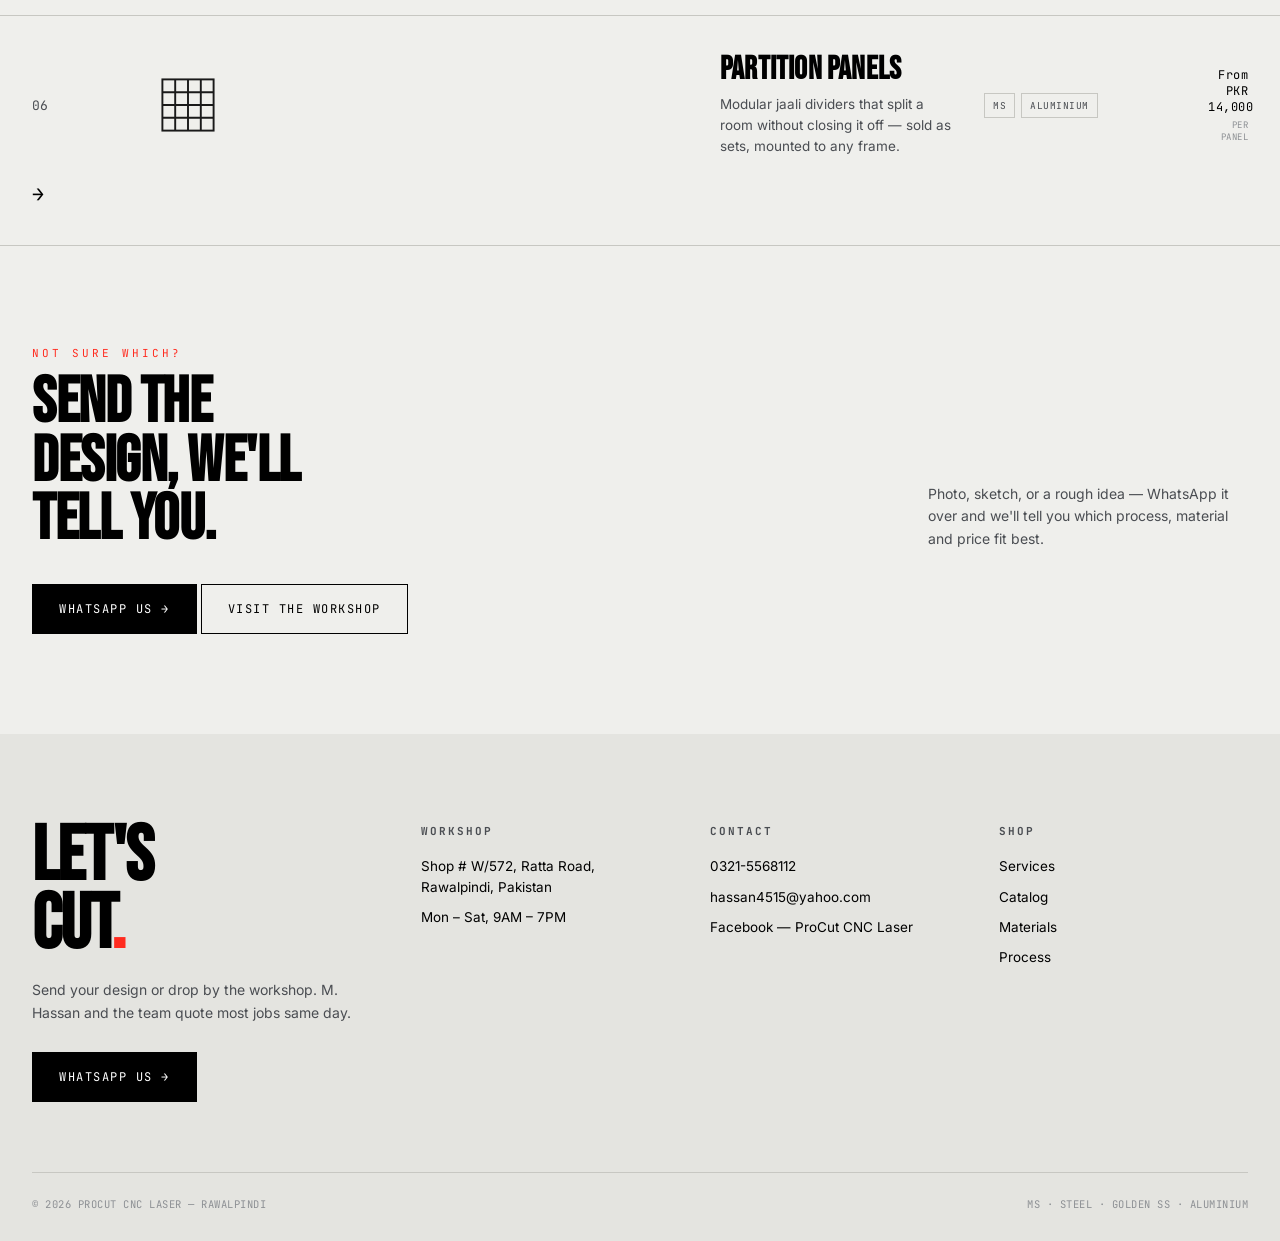
<file: design-reference/services.html>
<!DOCTYPE html>
<html lang="en">
<head>
<meta charset="UTF-8">
<meta name="viewport" content="width=device-width, initial-scale=1.0">
<title>Services — PROCUT CNC Laser</title>
<link rel="preconnect" href="https://fonts.googleapis.com">
<link href="https://fonts.googleapis.com/css2?family=Bebas+Neue&family=JetBrains+Mono:wght@400;500;600;700&family=Inter:wght@400;500;600&display=swap" rel="stylesheet">
<link rel="stylesheet" href="procut-styles.css">
<style>
  .svc-head{padding:150px 32px 50px;border-bottom:1px solid var(--line);}
  .svc-head h1{font-family:var(--display);font-size:clamp(48px,8vw,110px);text-transform:uppercase;line-height:.88;letter-spacing:-1px;max-width:1400px;margin:0 auto;}
  .svc-head p{font-family:var(--mono);font-size:12px;color:var(--steel);letter-spacing:1px;max-width:1400px;margin:14px auto 0;text-transform:uppercase;}

  .svc-list{max-width:1400px;margin:0 auto;border-top:1px solid var(--line);}
  .svc-item{
    display:grid;grid-template-columns:100px 1fr 240px 200px 40px;gap:24px;align-items:center;
    padding:38px 32px;border-bottom:1px solid var(--line);text-decoration:none;color:inherit;
    transition:background .2s;position:relative;
  }
  .svc-item:hover{background:var(--black);color:var(--paper);}
  .svc-item:hover .svc-num{color:var(--laser);}
  .svc-item:hover .svc-mat span{border-color:#333;color:var(--steel-light);}
  .svc-item:hover .svc-arrow{color:var(--laser);transform:translateX(6px);}
  .svc-item:hover .svc-icon svg *{stroke:var(--paper);}
  .svc-num{font-family:var(--mono);font-size:13px;color:var(--steel);}
  .svc-icon{width:64px;height:64px;display:flex;align-items:center;justify-content:center;}
  .svc-icon svg{width:100%;height:100%;}
  .svc-body h3{font-family:var(--display);font-size:32px;text-transform:uppercase;letter-spacing:.2px;line-height:1;margin-bottom:8px;}
  .svc-body p{font-size:13.5px;color:var(--steel);line-height:1.55;max-width:480px;}
  .svc-item:hover .svc-body p{color:#b8b8b3;}
  .svc-mat{display:flex;flex-wrap:wrap;gap:6px;}
  .svc-mat span{font-family:var(--mono);font-size:9.5px;letter-spacing:.5px;border:1px solid var(--line);padding:5px 8px;text-transform:uppercase;color:var(--steel);}
  .svc-price{font-family:var(--mono);font-size:12px;text-align:right;letter-spacing:.5px;}
  .svc-price small{display:block;font-size:9px;color:var(--steel-light);text-transform:uppercase;margin-top:4px;}
  .svc-arrow{font-family:var(--mono);font-size:20px;transition:.2s;}

  @media(max-width:900px){
    .svc-item{grid-template-columns:60px 1fr;grid-template-areas:"icon body" ". mat" ". price";row-gap:10px;}
    .svc-num{display:none;}
    .svc-price{text-align:left;}
  }
</style>
</head>
<body>

<div class="grid-overlay"></div>

<header>
  <a href="index.html" class="logo-mark">
    <span class="logo-word"><span class="pro">PRO</span><span class="cutwrap">CUT<span class="spark-beam"></span><span class="spark-burst"></span></span></span>
    <span class="logo-tagline">CNC&nbsp;LASER</span>
  </a>
  <nav>
    <ul>
      <li><a href="index.html">Home</a></li>
      <li><a href="shop.html">Shop</a></li>
      <li><a href="services.html" class="active">Services</a></li>
      <li><a href="index.html#process">Process</a></li>
      <li><a href="contact.html">Contact</a></li>
    </ul>
  </nav>
  <div class="nav-right"><a href="cart.html" class="cart-btn">CART <span>(0)</span></a></div>
</header>

<div class="breadcrumb"><a href="index.html">Home</a><span class="sep">/</span><span class="current">Services</span></div>

<div class="svc-head">
  <h1>What We Cut.</h1>
  <p>06 DISCIPLINES — ONE FIBER LASER — RATTA ROAD, RAWALPINDI</p>
</div>

<div class="svc-list">

  <a href="service-detail.html" class="svc-item">
    <span class="svc-num">01</span>
    <div class="svc-icon"><svg viewBox="0 0 200 200"><g stroke="#1a1a1a" stroke-width="6" fill="none"><rect x="30" y="30" width="140" height="140"/><circle cx="100" cy="100" r="34"/><circle cx="100" cy="100" r="6"/><path d="M100 30v36M100 134v36M30 100h36M134 100h36"/></g></svg></div>
    <div class="svc-body"><h3>CNC Laser Cutting</h3><p>Precision sheet cutting for mechanical parts, brackets, gears and custom components — priced by weight or by the sheet.</p></div>
    <div class="svc-mat"><span>MS</span><span>SS</span><span>Golden SS</span><span>Aluminium</span></div>
    <div class="svc-price">From PKR 450<small>per kg</small></div>
    <span class="svc-arrow">→</span>
  </a>

  <a href="service-detail.html" class="svc-item">
    <span class="svc-num">02</span>
    <div class="svc-icon"><svg viewBox="0 0 200 200"><g stroke="#1a1a1a" stroke-width="6" fill="none"><rect x="30" y="20" width="60" height="160"/><rect x="110" y="20" width="60" height="160"/><path d="M45 40h30M45 70h30M45 100h30M45 130h30"/></g></svg></div>
    <div class="svc-body"><h3>Gates &amp; Doors</h3><p>Custom-cut security gates and door panels, from clean geometric grids to fully ornamental patterns.</p></div>
    <div class="svc-mat"><span>MS Sheet</span><span>2–4mm</span></div>
    <div class="svc-price">From PKR 45,000<small>per gate</small></div>
    <span class="svc-arrow">→</span>
  </a>

  <a href="service-detail.html" class="svc-item">
    <span class="svc-num">03</span>
    <div class="svc-icon"><svg viewBox="0 0 200 200"><g stroke="#1a1a1a" stroke-width="6" fill="none"><path d="M20 180V60c0-10 8-20 20-20h120c12 0 20 10 20 20v120"/><path d="M20 180h160M45 180v-60c10-8 20-8 30 0M85 180v-60c10-8 20-8 30 0M125 180v-60c10-8 20-8 30 0"/></g></svg></div>
    <div class="svc-body"><h3>Railing &amp; Stairs</h3><p>Structural and decorative infill panels for staircases, balconies and balustrades, sold per running foot.</p></div>
    <div class="svc-mat"><span>MS</span><span>SS</span></div>
    <div class="svc-price">From PKR 3,200<small>per ft</small></div>
    <span class="svc-arrow">→</span>
  </a>

  <a href="service-detail.html" class="svc-item">
    <span class="svc-num">04</span>
    <div class="svc-icon"><svg viewBox="0 0 200 200"><g stroke="#1a1a1a" stroke-width="6" fill="none"><rect x="20" y="20" width="160" height="160" rx="2"/><circle cx="100" cy="100" r="60"/><circle cx="100" cy="100" r="38"/><path d="M100 40v20M100 140v20M40 100h20M140 100h20"/></g></svg></div>
    <div class="svc-body"><h3>Front Elevation</h3><p>Facade cladding and jaali-style screens that turn a plain wall into a lit-through pattern, day or night.</p></div>
    <div class="svc-mat"><span>Aluminium</span><span>Golden SS</span></div>
    <div class="svc-price">From PKR 6,800<small>per sq.ft</small></div>
    <span class="svc-arrow">→</span>
  </a>

  <a href="service-detail.html" class="svc-item">
    <span class="svc-num">05</span>
    <div class="svc-icon"><svg viewBox="0 0 200 200"><g stroke="#1a1a1a" stroke-width="6" fill="none"><circle cx="100" cy="100" r="80"/><path d="M100 45c-30 0-40 25-40 55 0 20 15 30 40 30s40-10 40-30c0-30-10-55-40-55z"/></g></svg></div>
    <div class="svc-body"><h3>Islamic Calligraphy</h3><p>Ayat, names and duas cut clean from a single continuous line of steel — for walls, clocks and mosque interiors.</p></div>
    <div class="svc-mat"><span>MS</span><span>Golden SS</span></div>
    <div class="svc-price">From PKR 8,500<small>per piece</small></div>
    <span class="svc-arrow">→</span>
  </a>

  <a href="service-detail.html" class="svc-item">
    <span class="svc-num">06</span>
    <div class="svc-icon"><svg viewBox="0 0 200 200"><g stroke="#1a1a1a" stroke-width="6" fill="none"><rect x="20" y="20" width="160" height="160"/><path d="M20 60h160M20 100h160M20 140h160M60 20v160M100 20v160M140 20v160"/></g></svg></div>
    <div class="svc-body"><h3>Partition Panels</h3><p>Modular jaali dividers that split a room without closing it off — sold as sets, mounted to any frame.</p></div>
    <div class="svc-mat"><span>MS</span><span>Aluminium</span></div>
    <div class="svc-price">From PKR 14,000<small>per panel</small></div>
    <span class="svc-arrow">→</span>
  </a>

</div>

<section class="section" style="border-bottom:none;">
  <div class="section-head" style="margin-bottom:0;">
    <div><span class="section-tag">Not Sure Which?</span><h2>Send The<br>Design, We'll<br>Tell You.</h2></div>
    <p>Photo, sketch, or a rough idea — WhatsApp it over and we'll tell you which process, material and price fit best.</p>
  </div>
  <div class="hero-ctas" style="margin-top:34px;">
    <a href="https://wa.me/923215568112" class="btn solid">WHATSAPP US →</a>
    <a href="index.html#contact" class="btn ghost">VISIT THE WORKSHOP</a>
  </div>
</section>

<footer id="contact">
  <div class="footer-grid">
    <div>
      <h2>LET'S<br>CUT<span>.</span></h2>
      <p class="lede">Send your design or drop by the workshop. M. Hassan and the team quote most jobs same day.</p>
      <div class="hero-ctas" style="margin-top:28px;"><a href="https://wa.me/923215568112" class="btn solid">WHATSAPP US →</a></div>
    </div>
    <div class="fcol"><h5>Workshop</h5><p>Shop # W/572, Ratta Road,<br>Rawalpindi, Pakistan</p><p>Mon – Sat, 9AM – 7PM</p></div>
    <div class="fcol"><h5>Contact</h5><a href="tel:03215568112">0321-5568112</a><a href="mailto:hassan4515@yahoo.com">hassan4515@yahoo.com</a><a href="#">Facebook — ProCut CNC Laser</a></div>
    <div class="fcol"><h5>Shop</h5><a href="services.html">Services</a><a href="shop.html">Catalog</a><a href="index.html#materials">Materials</a><a href="index.html#process">Process</a></div>
  </div>
  <div class="footer-bottom"><span>© 2026 PROCUT CNC LASER — RAWALPINDI</span><span>MS · STEEL · GOLDEN SS · ALUMINIUM</span></div>
</footer>

</body>
</html>
</file>
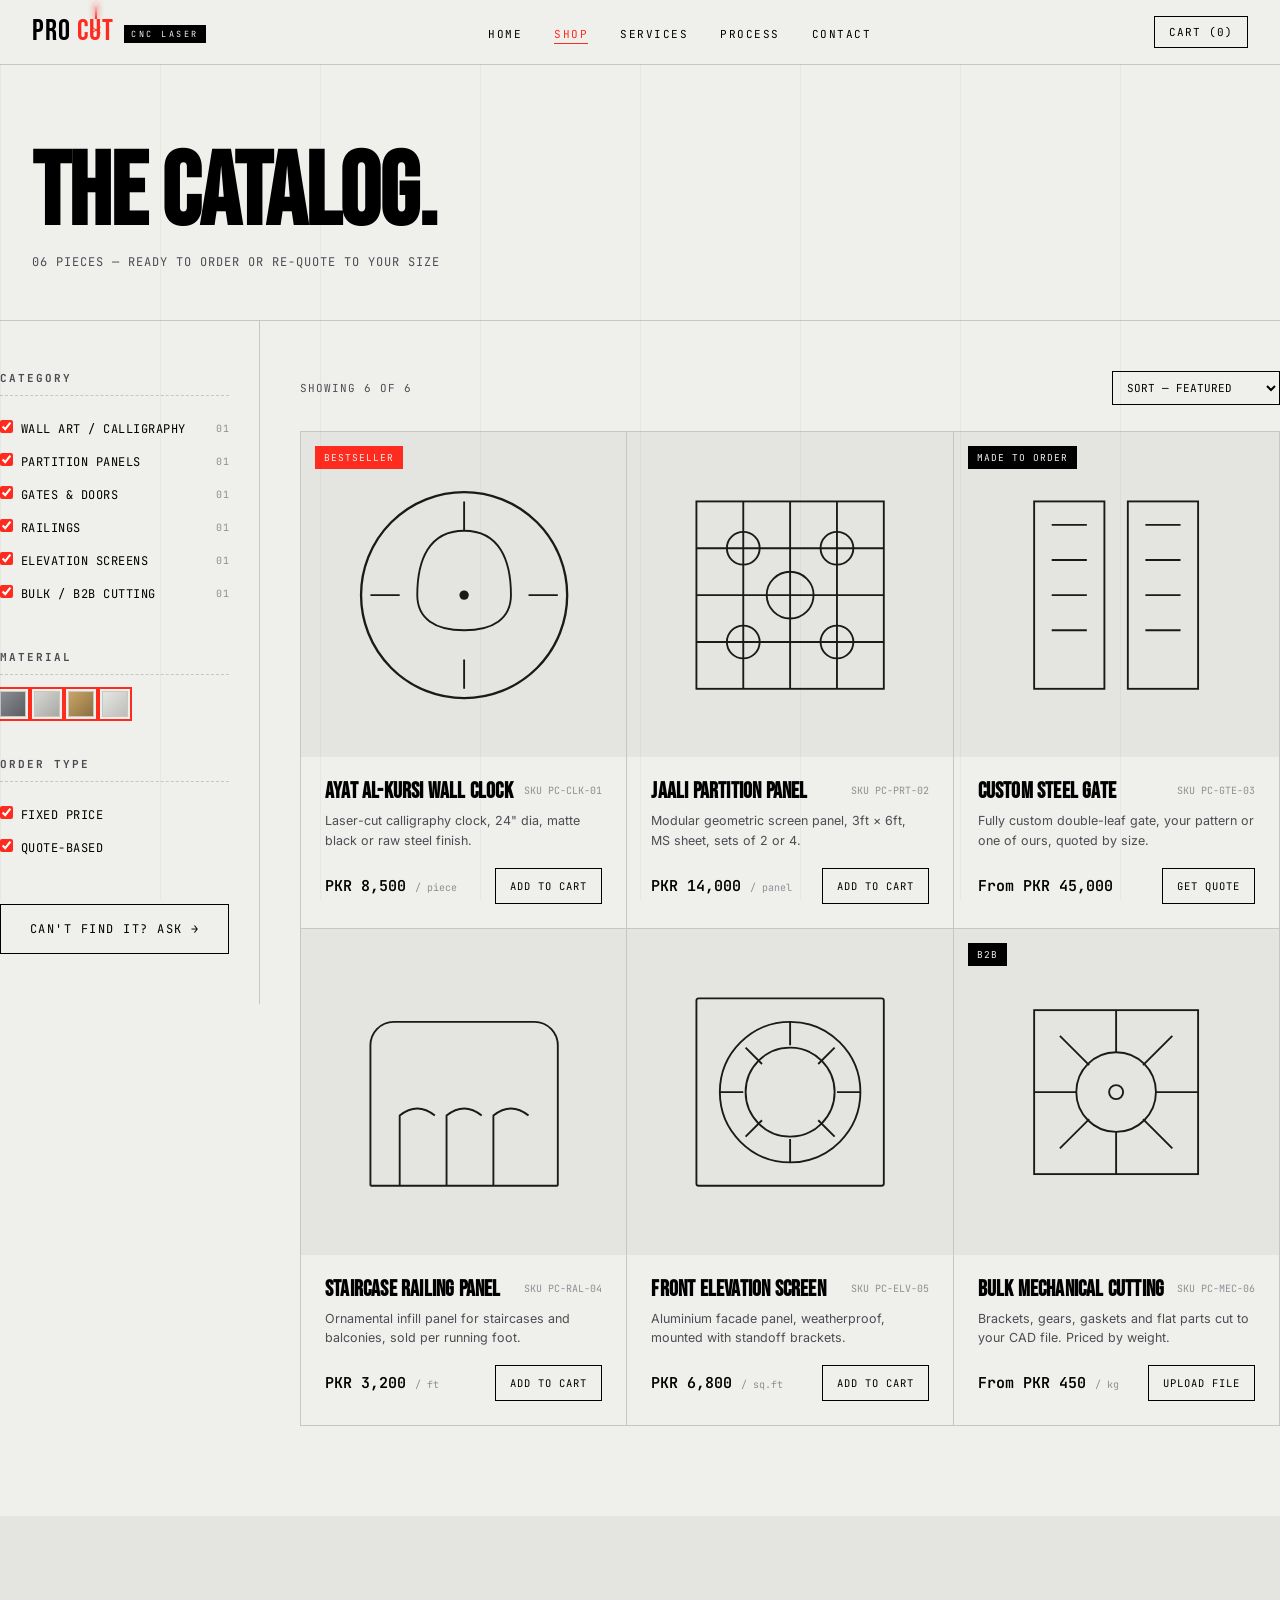
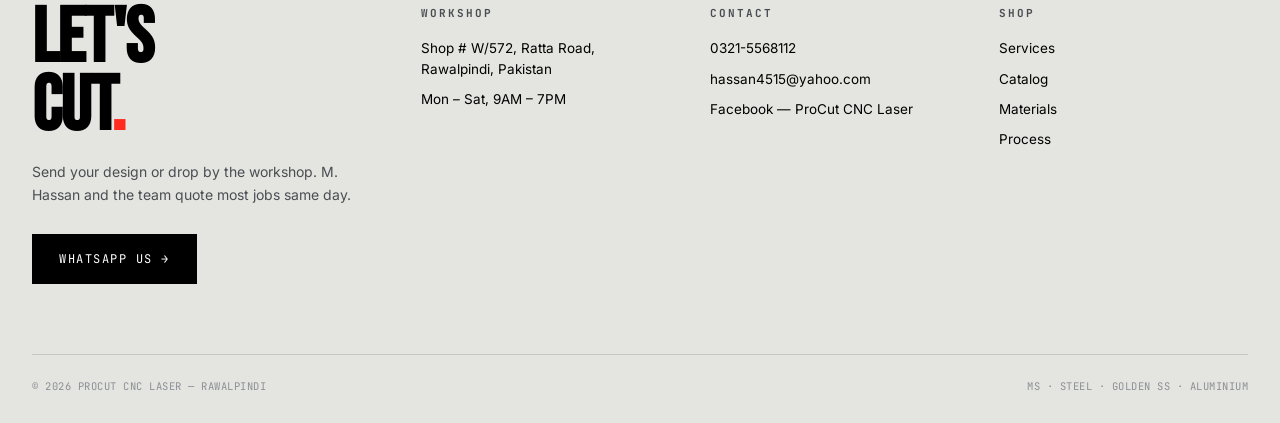
<file: design-reference/shop.html>
<!DOCTYPE html>
<html lang="en">
<head>
<meta charset="UTF-8">
<meta name="viewport" content="width=device-width, initial-scale=1.0">
<title>Shop — PROCUT CNC Laser</title>
<link rel="preconnect" href="https://fonts.googleapis.com">
<link href="https://fonts.googleapis.com/css2?family=Bebas+Neue&family=JetBrains+Mono:wght@400;500;600;700&family=Inter:wght@400;500;600&display=swap" rel="stylesheet">
<link rel="stylesheet" href="procut-styles.css">
<style>
  .shop-head{padding:150px 32px 50px;border-bottom:1px solid var(--line);}
  .shop-head h1{font-family:var(--display);font-size:clamp(48px,8vw,110px);text-transform:uppercase;line-height:.88;letter-spacing:-1px;max-width:1400px;margin:0 auto;}
  .shop-head .count{font-family:var(--mono);font-size:12px;color:var(--steel);letter-spacing:1px;max-width:1400px;margin:14px auto 0;}

  .shop-body{display:grid;grid-template-columns:260px 1fr;max-width:1400px;margin:0 auto;}
  .filters{border-right:1px solid var(--line);padding:50px 30px 50px 0;position:sticky;top:80px;align-self:start;}
  .filter-group{margin-bottom:40px;}
  .filter-group h5{font-family:var(--mono);font-size:11px;letter-spacing:2px;text-transform:uppercase;color:var(--steel);margin-bottom:16px;padding-bottom:10px;border-bottom:1px dashed var(--line);}
  .filter-opt{display:flex;align-items:center;justify-content:space-between;font-family:var(--mono);font-size:12px;padding:8px 0;cursor:pointer;text-transform:uppercase;letter-spacing:.5px;}
  .filter-opt:hover{color:var(--laser);}
  .filter-opt input{accent-color:var(--laser);}
  .filter-opt .n{color:var(--steel-light);font-size:10px;}
  .filter-swatches{display:flex;gap:8px;flex-wrap:wrap;}
  .fswatch{width:26px;height:26px;border:1px solid var(--line);cursor:pointer;}
  .fswatch.active{outline:2px solid var(--laser);outline-offset:2px;}

  .shop-grid-wrap{padding:50px 0 90px 40px;}
  .toolbar{display:flex;justify-content:space-between;align-items:center;margin-bottom:26px;font-family:var(--mono);font-size:11px;letter-spacing:1px;text-transform:uppercase;color:var(--steel);}
  .toolbar select{font-family:var(--mono);font-size:11px;background:none;border:1px solid var(--black);padding:8px 10px;}

  @media(max-width:900px){
    .shop-body{grid-template-columns:1fr;}
    .filters{position:static;border-right:none;border-bottom:1px solid var(--line);padding:30px 0;}
    .shop-grid-wrap{padding:40px 0;}
  }
</style>
</head>
<body>

<div class="grid-overlay"></div>

<header>
  <a href="index.html" class="logo-mark">
    <span class="logo-word"><span class="pro">PRO</span><span class="cutwrap">CUT<span class="spark-beam"></span><span class="spark-burst"></span></span></span>
    <span class="logo-tagline">CNC&nbsp;LASER</span>
  </a>
  <nav>
    <ul>
      <li><a href="index.html">Home</a></li>
      <li><a href="shop.html" class="active">Shop</a></li>
      <li><a href="services.html">Services</a></li>
      <li><a href="index.html#process">Process</a></li>
      <li><a href="contact.html">Contact</a></li>
    </ul>
  </nav>
  <div class="nav-right"><a href="cart.html" class="cart-btn">CART <span>(0)</span></a></div>
</header>

<div class="shop-head">
  <h1>The Catalog.</h1>
  <p class="count">06 PIECES — READY TO ORDER OR RE-QUOTE TO YOUR SIZE</p>
</div>

<div class="shop-body">
  <aside class="filters">
    <div class="filter-group">
      <h5>Category</h5>
      <label class="filter-opt"><span><input type="checkbox" checked> Wall Art / Calligraphy</span><span class="n">01</span></label>
      <label class="filter-opt"><span><input type="checkbox" checked> Partition Panels</span><span class="n">01</span></label>
      <label class="filter-opt"><span><input type="checkbox" checked> Gates &amp; Doors</span><span class="n">01</span></label>
      <label class="filter-opt"><span><input type="checkbox" checked> Railings</span><span class="n">01</span></label>
      <label class="filter-opt"><span><input type="checkbox" checked> Elevation Screens</span><span class="n">01</span></label>
      <label class="filter-opt"><span><input type="checkbox" checked> Bulk / B2B Cutting</span><span class="n">01</span></label>
    </div>
    <div class="filter-group">
      <h5>Material</h5>
      <div class="filter-swatches">
        <div class="fswatch active" title="Mild Steel" style="background:linear-gradient(135deg,#8a8d92,#5a5d61);"></div>
        <div class="fswatch active" title="Stainless Steel" style="background:linear-gradient(135deg,#d7d7d4,#a8a8a4);"></div>
        <div class="fswatch active" title="Golden SS" style="background:linear-gradient(135deg,#c9a668,#8a6f3f);"></div>
        <div class="fswatch active" title="Aluminium" style="background:linear-gradient(135deg,#e6e6e3,#bcbcb8);"></div>
      </div>
    </div>
    <div class="filter-group">
      <h5>Order Type</h5>
      <label class="filter-opt"><span><input type="checkbox" checked> Fixed Price</span></label>
      <label class="filter-opt"><span><input type="checkbox" checked> Quote-Based</span></label>
    </div>
    <a href="index.html#contact" class="btn ghost full">CAN'T FIND IT? ASK →</a>
  </aside>

  <div class="shop-grid-wrap">
    <div class="toolbar">
      <span>SHOWING 6 OF 6</span>
      <select><option>SORT — FEATURED</option><option>PRICE: LOW TO HIGH</option><option>PRICE: HIGH TO LOW</option><option>NEWEST</option></select>
    </div>

    <div class="product-grid">
      <a href="product.html" class="product-card">
        <div class="product-media">
          <span class="product-tag laser">BESTSELLER</span>
          <svg viewBox="0 0 200 200"><circle cx="100" cy="100" r="88" fill="none" stroke="#1a1a1a" stroke-width="2"/><circle cx="100" cy="100" r="4" fill="#1a1a1a"/><g stroke="#1a1a1a" stroke-width="1.6" fill="none"><path d="M100 20 100 45 M180 100 155 100 M100 180 100 155 M20 100 45 100"/><path d="M100 45c-30 0-40 25-40 55 0 20 15 30 40 30s40-10 40-30c0-30-10-55-40-55z"/></g></svg>
        </div>
        <div class="product-info">
          <div class="pi-top"><h3>Ayat al-Kursi Wall Clock</h3><span class="code">SKU PC-CLK-01</span></div>
          <p class="desc">Laser-cut calligraphy clock, 24" dia, matte black or raw steel finish.</p>
          <div class="pi-bottom"><span class="price">PKR 8,500 <small>/ piece</small></span><button class="add-btn" onclick="event.preventDefault()">Add to Cart</button></div>
        </div>
      </a>

      <a href="product.html" class="product-card">
        <div class="product-media">
          <svg viewBox="0 0 200 200"><g stroke="#1a1a1a" stroke-width="1.6" fill="none"><rect x="20" y="20" width="160" height="160"/><path d="M20 60h160M20 100h160M20 140h160M60 20v160M100 20v160M140 20v160"/><circle cx="60" cy="60" r="14"/><circle cx="140" cy="60" r="14"/><circle cx="60" cy="140" r="14"/><circle cx="140" cy="140" r="14"/><circle cx="100" cy="100" r="20"/></g></svg>
        </div>
        <div class="product-info">
          <div class="pi-top"><h3>Jaali Partition Panel</h3><span class="code">SKU PC-PRT-02</span></div>
          <p class="desc">Modular geometric screen panel, 3ft × 6ft, MS sheet, sets of 2 or 4.</p>
          <div class="pi-bottom"><span class="price">PKR 14,000 <small>/ panel</small></span><button class="add-btn" onclick="event.preventDefault()">Add to Cart</button></div>
        </div>
      </a>

      <a href="product.html" class="product-card">
        <div class="product-media">
          <span class="product-tag">MADE TO ORDER</span>
          <svg viewBox="0 0 200 200"><g stroke="#1a1a1a" stroke-width="1.6" fill="none"><rect x="30" y="20" width="60" height="160"/><rect x="110" y="20" width="60" height="160"/><path d="M45 40h30M45 70h30M45 100h30M45 130h30M125 40h30M125 70h30M125 100h30M125 130h30"/></g></svg>
        </div>
        <div class="product-info">
          <div class="pi-top"><h3>Custom Steel Gate</h3><span class="code">SKU PC-GTE-03</span></div>
          <p class="desc">Fully custom double-leaf gate, your pattern or one of ours, quoted by size.</p>
          <div class="pi-bottom"><span class="price">From PKR 45,000</span><button class="add-btn" onclick="event.preventDefault()">Get Quote</button></div>
        </div>
      </a>

      <a href="product.html" class="product-card">
        <div class="product-media">
          <svg viewBox="0 0 200 200"><g stroke="#1a1a1a" stroke-width="1.6" fill="none"><path d="M20 180V60c0-10 8-20 20-20h120c12 0 20 10 20 20v120"/><path d="M20 180h160M45 180v-60c10-8 20-8 30 0M85 180v-60c10-8 20-8 30 0M125 180v-60c10-8 20-8 30 0"/></g></svg>
        </div>
        <div class="product-info">
          <div class="pi-top"><h3>Staircase Railing Panel</h3><span class="code">SKU PC-RAL-04</span></div>
          <p class="desc">Ornamental infill panel for staircases and balconies, sold per running foot.</p>
          <div class="pi-bottom"><span class="price">PKR 3,200 <small>/ ft</small></span><button class="add-btn" onclick="event.preventDefault()">Add to Cart</button></div>
        </div>
      </a>

      <a href="product.html" class="product-card">
        <div class="product-media">
          <svg viewBox="0 0 200 200"><g stroke="#1a1a1a" stroke-width="1.6" fill="none"><rect x="20" y="20" width="160" height="160" rx="2"/><circle cx="100" cy="100" r="60"/><circle cx="100" cy="100" r="38"/><path d="M100 40v20M100 140v20M40 100h20M140 100h20M62 62l14 14M124 124l14 14M62 138l14-14M124 76l14-14"/></g></svg>
        </div>
        <div class="product-info">
          <div class="pi-top"><h3>Front Elevation Screen</h3><span class="code">SKU PC-ELV-05</span></div>
          <p class="desc">Aluminium facade panel, weatherproof, mounted with standoff brackets.</p>
          <div class="pi-bottom"><span class="price">PKR 6,800 <small>/ sq.ft</small></span><button class="add-btn" onclick="event.preventDefault()">Add to Cart</button></div>
        </div>
      </a>

      <a href="product.html" class="product-card">
        <div class="product-media">
          <span class="product-tag">B2B</span>
          <svg viewBox="0 0 200 200"><g stroke="#1a1a1a" stroke-width="1.6" fill="none"><rect x="30" y="30" width="140" height="140"/><circle cx="100" cy="100" r="34"/><circle cx="100" cy="100" r="6"/><path d="M100 30v36M100 134v36M30 100h36M134 100h36M52 52l25 25M148 52l-25 25M52 148l25-25M148 148l-25-25"/></g></svg>
        </div>
        <div class="product-info">
          <div class="pi-top"><h3>Bulk Mechanical Cutting</h3><span class="code">SKU PC-MEC-06</span></div>
          <p class="desc">Brackets, gears, gaskets and flat parts cut to your CAD file. Priced by weight.</p>
          <div class="pi-bottom"><span class="price">From PKR 450 <small>/ kg</small></span><button class="add-btn" onclick="event.preventDefault()">Upload File</button></div>
        </div>
      </a>
    </div>
  </div>
</div>

<footer id="contact">
  <div class="footer-grid">
    <div>
      <h2>LET'S<br>CUT<span>.</span></h2>
      <p class="lede">Send your design or drop by the workshop. M. Hassan and the team quote most jobs same day.</p>
      <div class="hero-ctas" style="margin-top:28px;"><a href="https://wa.me/923215568112" class="btn solid">WHATSAPP US →</a></div>
    </div>
    <div class="fcol"><h5>Workshop</h5><p>Shop # W/572, Ratta Road,<br>Rawalpindi, Pakistan</p><p>Mon – Sat, 9AM – 7PM</p></div>
    <div class="fcol"><h5>Contact</h5><a href="tel:03215568112">0321-5568112</a><a href="mailto:hassan4515@yahoo.com">hassan4515@yahoo.com</a><a href="#">Facebook — ProCut CNC Laser</a></div>
    <div class="fcol"><h5>Shop</h5><a href="services.html">Services</a><a href="shop.html">Catalog</a><a href="index.html#materials">Materials</a><a href="index.html#process">Process</a></div>
  </div>
  <div class="footer-bottom"><span>© 2026 PROCUT CNC LASER — RAWALPINDI</span><span>MS · STEEL · GOLDEN SS · ALUMINIUM</span></div>
</footer>

</body>
</html>
</file>
<file: design-reference/procut-styles.css>
/* ============ PROCUT — SHARED DESIGN SYSTEM ============ */
:root{
  --void:#0a0a0a;
  --paper:#efefec;
  --paper2:#e4e4e0;
  --steel:#4a4d52;
  --steel-light:#8d9094;
  --line:#c7c7c2;
  --line-dark:#2c2c2c;
  --white:#ffffff;
  --black:#000000;
  --laser:#ff2b1f;
  --laser-dim:#c72316;
  --mono:'JetBrains Mono', monospace;
  --display:'Bebas Neue', sans-serif;
  --body:'Inter', sans-serif;
}
*{margin:0;padding:0;box-sizing:border-box;}
html{scroll-behavior:smooth;}
body{background:var(--paper);color:var(--black);font-family:var(--body);overflow-x:hidden;}
::selection{background:var(--laser);color:var(--white);}
a{color:inherit;}
img,svg{display:block;max-width:100%;}

/* ---------- CROSSHAIR ---------- */
.crosshair{position:absolute;width:14px;height:14px;pointer-events:none;opacity:.5;color:var(--steel);}
.crosshair::before,.crosshair::after{content:'';position:absolute;background:currentColor;}
.crosshair::before{width:100%;height:1px;top:50%;left:0;}
.crosshair::after{width:1px;height:100%;left:50%;top:0;}
.crosshair.tl{top:16px;left:16px;} .crosshair.tr{top:16px;right:16px;}
.crosshair.bl{bottom:16px;left:16px;} .crosshair.br{bottom:16px;right:16px;}

/* ---------- GRID OVERLAY ---------- */
.grid-overlay{
  position:fixed;inset:0;pointer-events:none;z-index:2;
  background-image:linear-gradient(90deg, rgba(0,0,0,.035) 1px, transparent 1px);
  background-size:12.5% 100%;mix-blend-mode:multiply;
}

/* ================= LOGO ================= */
.logo-mark{display:inline-flex;align-items:flex-end;gap:10px;text-decoration:none;color:inherit;}
.logo-word{
  font-family:var(--display);font-size:30px;letter-spacing:1px;line-height:.85;
  display:flex;align-items:flex-start;
}
.logo-word .pro{color:var(--black);}
.logo-word .cutwrap{position:relative;color:var(--laser);display:inline-flex;margin-left:6px;}
.logo-word .cutwrap .spark-beam{
  position:absolute;top:-16px;left:50%;transform:translateX(-50%);
  width:2px;height:16px;background:linear-gradient(to bottom, transparent, var(--laser));
  box-shadow:0 0 6px var(--laser);
}
.logo-word .cutwrap .spark-burst{
  position:absolute;top:6px;left:50%;transform:translateX(-50%);
  width:10px;height:10px;pointer-events:none;
}
.logo-word .cutwrap .spark-burst::before,.logo-word .cutwrap .spark-burst::after{
  content:'';position:absolute;top:50%;left:50%;width:11px;height:1px;background:var(--laser);
  transform-origin:center;
}
.logo-word .cutwrap .spark-burst::before{transform:translate(-50%,-50%) rotate(35deg);}
.logo-word .cutwrap .spark-burst::after{transform:translate(-50%,-50%) rotate(-35deg);}
.logo-tagline{
  font-family:var(--mono);font-size:8.5px;letter-spacing:2.5px;
  background:var(--black);color:var(--paper);padding:3px 7px;text-transform:uppercase;
  margin-bottom:2px;
}
header.dark .logo-word .pro{color:var(--white);}
header.dark .logo-tagline{background:var(--paper);color:var(--black);}

/* ================= NAV / HEADER ================= */
header{
  position:fixed;top:0;left:0;right:0;z-index:50;
  display:flex;align-items:center;justify-content:space-between;
  padding:16px 32px;background:rgba(239,239,236,.9);backdrop-filter:blur(6px);
  border-bottom:1px solid var(--line);
}
nav ul{list-style:none;display:flex;gap:32px;}
nav a{
  font-family:var(--mono);font-size:11px;letter-spacing:1.5px;text-decoration:none;
  color:var(--black);text-transform:uppercase;position:relative;padding-bottom:3px;
}
nav a::after{content:'';position:absolute;left:0;bottom:0;width:0;height:1px;background:var(--laser);transition:width .25s;}
nav a:hover::after,nav a.active::after{width:100%;}
nav a.active{color:var(--laser);}
.nav-right{display:flex;align-items:center;gap:18px;}
.cart-btn{
  font-family:var(--mono);font-size:11px;letter-spacing:1px;border:1px solid var(--black);
  padding:8px 14px;background:none;cursor:pointer;display:flex;align-items:center;gap:8px;text-decoration:none;
}
.cart-btn:hover{background:var(--black);color:var(--white);}
@media(max-width:900px){nav{display:none;}}

/* ================= BUTTONS ================= */
.btn{
  font-family:var(--mono);font-size:12px;letter-spacing:1.5px;text-transform:uppercase;
  padding:16px 26px;text-decoration:none;display:inline-flex;align-items:center;gap:10px;
  border:1px solid var(--black);color:var(--black);transition:.2s;cursor:pointer;background:none;
}
.btn.solid{background:var(--black);color:var(--white);}
.btn.solid:hover{background:var(--laser);border-color:var(--laser);}
.btn.ghost:hover{background:var(--black);color:var(--white);}
.btn.full{width:100%;justify-content:center;}
.btn:disabled{opacity:.4;cursor:not-allowed;}

/* ================= MARQUEE ================= */
.marquee{background:var(--black);color:var(--paper);padding:14px 0;overflow:hidden;white-space:nowrap;border-bottom:1px solid var(--line-dark);}
.marquee-track{display:inline-block;animation:scroll 26s linear infinite;}
.marquee-track span{font-family:var(--mono);font-size:13px;letter-spacing:2px;text-transform:uppercase;margin:0 28px;color:var(--paper);}
.marquee-track span.accent{color:var(--laser);}
@keyframes scroll{from{transform:translateX(0);}to{transform:translateX(-50%);}}

/* ================= SECTION HEADERS ================= */
.section{padding:100px 32px;position:relative;border-bottom:1px solid var(--line);}
.section-head{display:flex;justify-content:space-between;align-items:flex-end;margin-bottom:56px;flex-wrap:wrap;gap:20px;max-width:1400px;margin-left:auto;margin-right:auto;}
.section-tag{font-family:var(--mono);font-size:11px;letter-spacing:3px;color:var(--laser);text-transform:uppercase;margin-bottom:14px;display:block;}
.section-head h2{font-family:var(--display);font-size:clamp(34px,5vw,64px);line-height:.92;text-transform:uppercase;letter-spacing:-.5px;}
.section-head p{font-size:14px;color:var(--steel);max-width:320px;line-height:1.6;}
.wrap{max-width:1400px;margin:0 auto;}
.breadcrumb{
  font-family:var(--mono);font-size:10.5px;letter-spacing:1.5px;text-transform:uppercase;color:var(--steel);
  padding:110px 32px 0;max-width:1400px;margin:0 auto;display:flex;gap:8px;align-items:center;
}
.breadcrumb a{text-decoration:none;color:var(--steel);}
.breadcrumb a:hover{color:var(--laser);}
.breadcrumb .sep{color:var(--line);}
.breadcrumb .current{color:var(--black);}

/* ================= PRODUCT CARD (shared shop grid) ================= */
.product-grid{display:grid;grid-template-columns:repeat(3,1fr);gap:1px;background:var(--line);border:1px solid var(--line);}
.product-card{background:var(--paper);display:flex;flex-direction:column;text-decoration:none;color:inherit;}
.product-media{aspect-ratio:1/1;background:var(--paper2);position:relative;overflow:hidden;display:flex;align-items:center;justify-content:center;}
.product-media svg{width:72%;height:72%;transition:transform .4s ease;}
.product-card:hover .product-media svg{transform:scale(1.06) rotate(1deg);}
.product-tag{position:absolute;top:14px;left:14px;font-family:var(--mono);font-size:9.5px;letter-spacing:1px;background:var(--black);color:var(--paper);padding:5px 9px;}
.product-tag.laser{background:var(--laser);}
.product-info{padding:24px;flex:1;display:flex;flex-direction:column;}
.product-info .pi-top{display:flex;justify-content:space-between;gap:10px;margin-bottom:8px;}
.product-info h3{font-family:var(--display);font-size:22px;text-transform:uppercase;letter-spacing:.2px;line-height:1;}
.product-info .code{font-family:var(--mono);font-size:10px;color:var(--steel-light);white-space:nowrap;padding-top:3px;}
.product-info .desc{font-size:12.5px;color:var(--steel);line-height:1.55;margin-bottom:18px;}
.product-info .pi-bottom{display:flex;justify-content:space-between;align-items:center;margin-top:auto;}
.price{font-family:var(--mono);font-size:15px;font-weight:600;}
.price small{font-size:10px;color:var(--steel-light);font-weight:400;}
.add-btn{font-family:var(--mono);font-size:10.5px;letter-spacing:1px;text-transform:uppercase;border:1px solid var(--black);background:none;padding:10px 14px;cursor:pointer;transition:.2s;}
.add-btn:hover{background:var(--black);color:var(--white);}

/* ================= FOOTER ================= */
footer{background:var(--paper2);padding:90px 32px 30px;position:relative;}
.footer-grid{display:grid;grid-template-columns:1.4fr 1fr 1fr 1fr;gap:40px;max-width:1400px;margin:0 auto 70px;}
.footer-grid h2{font-family:var(--display);font-size:clamp(40px,6vw,88px);text-transform:uppercase;line-height:.88;letter-spacing:-1px;}
.footer-grid h2 span{color:var(--laser);}
.footer-grid .lede{font-size:14px;color:var(--steel);max-width:340px;margin-top:20px;line-height:1.6;}
.fcol h5{font-family:var(--mono);font-size:11px;letter-spacing:2px;text-transform:uppercase;margin-bottom:18px;color:var(--steel);}
.fcol p,.fcol a{display:block;font-size:13.5px;color:var(--black);text-decoration:none;margin-bottom:10px;line-height:1.5;}
.fcol a:hover{color:var(--laser);}
.footer-bottom{max-width:1400px;margin:0 auto;padding-top:24px;border-top:1px solid var(--line);display:flex;justify-content:space-between;flex-wrap:wrap;gap:12px;font-family:var(--mono);font-size:10.5px;color:var(--steel-light);letter-spacing:.5px;}

@media(max-width:900px){
  .product-grid{grid-template-columns:1fr;}
  .footer-grid{grid-template-columns:1fr 1fr;}
  .footer-grid h2{grid-column:1/-1;}
}
</file>
